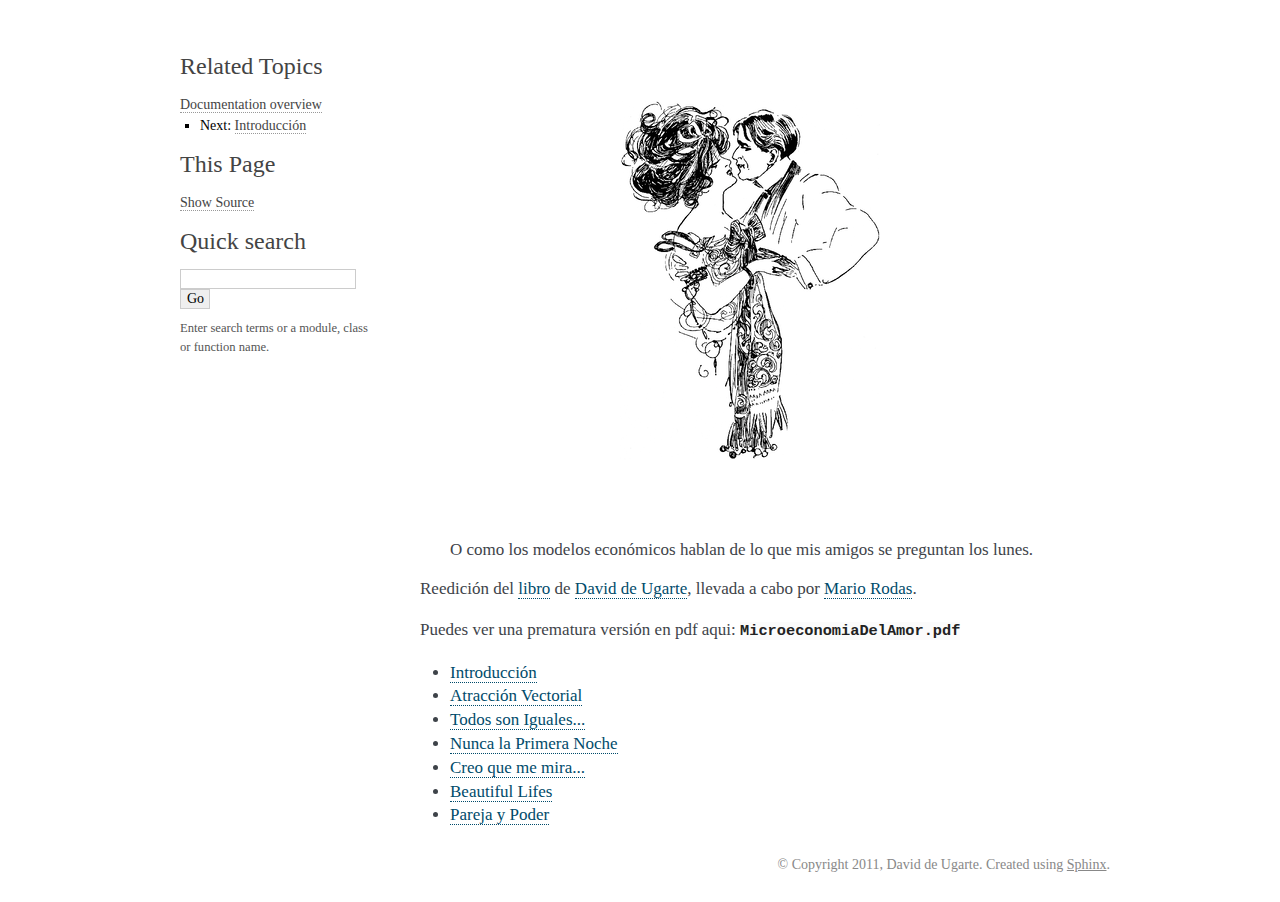
<file: index.html>
<!DOCTYPE html PUBLIC "-//W3C//DTD XHTML 1.0 Transitional//EN"
  "http://www.w3.org/TR/xhtml1/DTD/xhtml1-transitional.dtd">


<html xmlns="http://www.w3.org/1999/xhtml">
  <head>
    <meta http-equiv="Content-Type" content="text/html; charset=utf-8" />
    
    <title>Microeconomía del Amor &mdash; Microeconomía del Amor</title>
    
    <link rel="stylesheet" href="_static/flasky.css" type="text/css" />
    <link rel="stylesheet" href="_static/pygments.css" type="text/css" />
    
    <script type="text/javascript">
      var DOCUMENTATION_OPTIONS = {
        URL_ROOT:    '',
        VERSION:     '1.0',
        COLLAPSE_INDEX: false,
        FILE_SUFFIX: '.html',
        HAS_SOURCE:  true
      };
    </script>
    <script type="text/javascript" src="_static/jquery.js"></script>
    <script type="text/javascript" src="_static/underscore.js"></script>
    <script type="text/javascript" src="_static/doctools.js"></script>
    <script type="text/javascript" src="http://cdn.mathjax.org/mathjax/latest/MathJax.js?config=TeX-AMS-MML_HTMLorMML"></script>
    <link rel="top" title="Microeconomía del Amor" href="#" />
    <link rel="next" title="Introducción" href="introduccion.html" />
   
  
  <link media="only screen and (max-device-width: 480px)" href="_static/small_flask.css" type= "text/css" rel="stylesheet" />

  </head>
  <body>
  
  
  <div class=indexwrapper>
  

    <div class="related">
      <h3>Navigation</h3>
      <ul>
        <li class="right" style="margin-right: 10px">
          <a href="genindex.html" title="General Index"
             accesskey="I">index</a></li>
        <li class="right" >
          <a href="introduccion.html" title="Introducción"
             accesskey="N">next</a> |</li>
        <li><a href="#">Microeconomía del Amor</a> &raquo;</li> 
      </ul>
    </div>  

    <div class="document">
      <div class="documentwrapper">
        <div class="bodywrapper">
          <div class="body">
            
  <div class="section" id="microeconomia-del-amor">
<h1>Microeconomía del Amor<a class="headerlink" href="#microeconomia-del-amor" title="Permalink to this headline">¶</a></h1>
<blockquote>
<div>O como los modelos económicos hablan de lo que mis amigos se preguntan los lunes.</div></blockquote>
<p>Reedición del <a class="reference external" href="http://deugarte.com/gomi/documentos/Microeconomia_del_Amor.pdf">libro</a> de <a class="reference external" href="http://deugarte.com/">David de Ugarte</a>, llevada a cabo por <a class="reference external" href="http://marsam.github.com/">Mario Rodas</a>.</p>
<p>Puedes ver una prematura versión en pdf aqui: <a class="reference download internal" href="_downloads/MicroeconomiaDelAmor.pdf"><tt class="xref download docutils literal"><span class="pre">MicroeconomiaDelAmor.pdf</span></tt></a></p>
<div class="toctree-wrapper compound">
<ul>
<li class="toctree-l1"><a class="reference internal" href="introduccion.html">Introducción</a></li>
<li class="toctree-l1"><a class="reference internal" href="I.html">Atracción Vectorial</a></li>
<li class="toctree-l1"><a class="reference internal" href="II.html">Todos son Iguales...</a></li>
<li class="toctree-l1"><a class="reference internal" href="III.html">Nunca la Primera Noche</a></li>
<li class="toctree-l1"><a class="reference internal" href="IV.html">Creo que me mira...</a></li>
<li class="toctree-l1"><a class="reference internal" href="V.html">Beautiful Lifes</a></li>
<li class="toctree-l1"><a class="reference internal" href="VI.html">Pareja y Poder</a></li>
</ul>
</div>
</div>


          </div>
        </div>
      </div>
      <div class="sphinxsidebar">
        <div class="sphinxsidebarwrapper"><h3>Related Topics</h3>
<ul>
  <li><a href="#">Documentation overview</a><ul>
      <li>Next: <a href="introduccion.html" title="next chapter">Introducción</a></li>
  </ul></li>
</ul>
  <h3>This Page</h3>
  <ul class="this-page-menu">
    <li><a href="_sources/index.txt"
           rel="nofollow">Show Source</a></li>
  </ul>
<div id="searchbox" style="display: none">
  <h3>Quick search</h3>
    <form class="search" action="search.html" method="get">
      <input type="text" name="q" />
      <input type="submit" value="Go" />
      <input type="hidden" name="check_keywords" value="yes" />
      <input type="hidden" name="area" value="default" />
    </form>
    <p class="searchtip" style="font-size: 90%">
    Enter search terms or a module, class or function name.
    </p>
</div>
<script type="text/javascript">$('#searchbox').show(0);</script>
        </div>
      </div>
      <div class="clearer"></div>
    </div>
  <div class="footer">
    &copy; Copyright 2011, David de Ugarte.
    Created using <a href="http://sphinx.pocoo.org/">Sphinx</a>.
  </div>
  
  </div>
  
  </body>
</html>
</file>
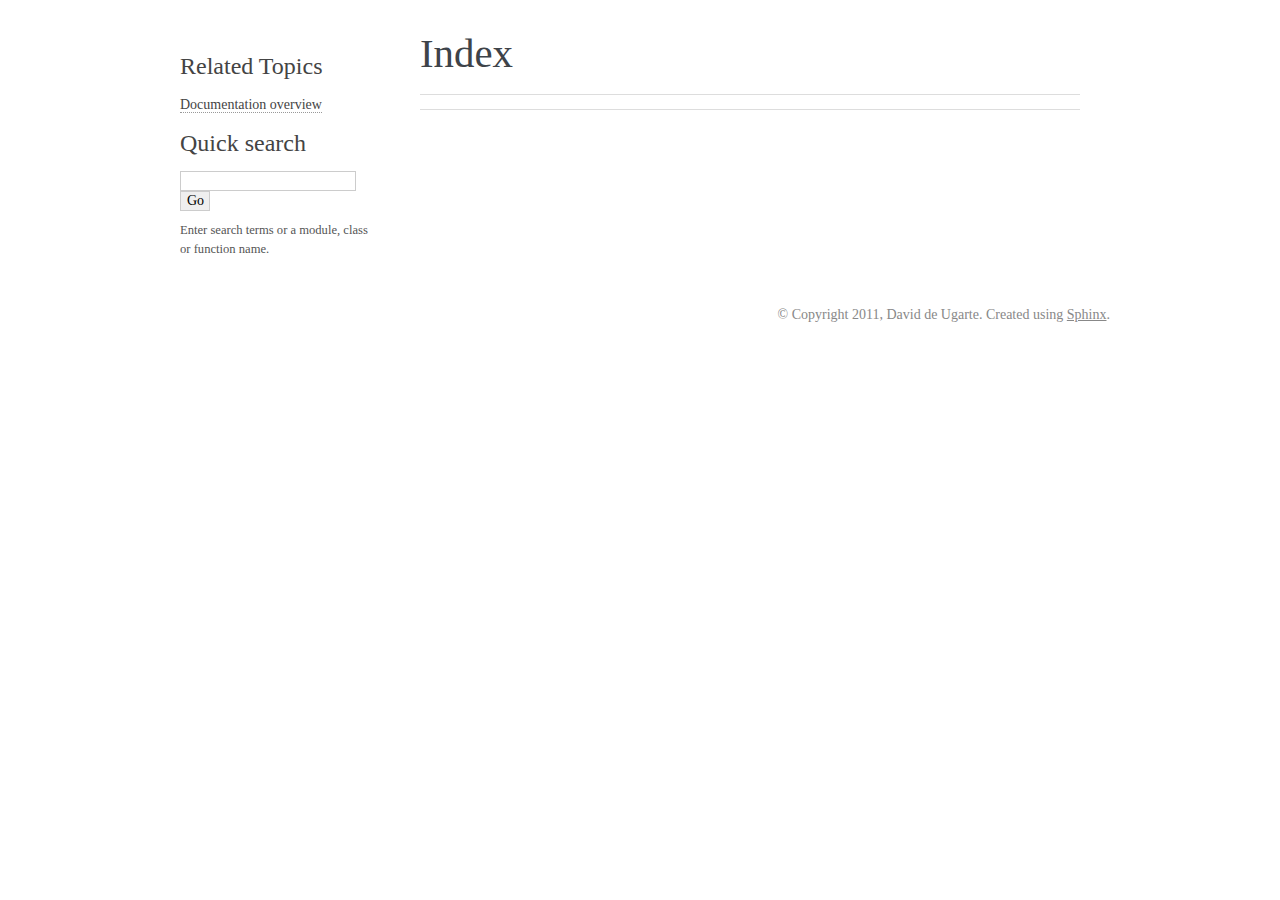
<file: genindex.html>
<!DOCTYPE html PUBLIC "-//W3C//DTD XHTML 1.0 Transitional//EN"
  "http://www.w3.org/TR/xhtml1/DTD/xhtml1-transitional.dtd">


<html xmlns="http://www.w3.org/1999/xhtml">
  <head>
    <meta http-equiv="Content-Type" content="text/html; charset=utf-8" />
    
    <title>Index &mdash; Microeconomía del Amor</title>
    
    <link rel="stylesheet" href="_static/flasky.css" type="text/css" />
    <link rel="stylesheet" href="_static/pygments.css" type="text/css" />
    
    <script type="text/javascript">
      var DOCUMENTATION_OPTIONS = {
        URL_ROOT:    '',
        VERSION:     '1.0',
        COLLAPSE_INDEX: false,
        FILE_SUFFIX: '.html',
        HAS_SOURCE:  true
      };
    </script>
    <script type="text/javascript" src="_static/jquery.js"></script>
    <script type="text/javascript" src="_static/underscore.js"></script>
    <script type="text/javascript" src="_static/doctools.js"></script>
    <script type="text/javascript" src="http://cdn.mathjax.org/mathjax/latest/MathJax.js?config=TeX-AMS-MML_HTMLorMML"></script>
    <link rel="top" title="Microeconomía del Amor" href="index.html" />
   
  
  <link media="only screen and (max-device-width: 480px)" href="_static/small_flask.css" type= "text/css" rel="stylesheet" />

  </head>
  <body>
  
  

    <div class="related">
      <h3>Navigation</h3>
      <ul>
        <li class="right" style="margin-right: 10px">
          <a href="#" title="General Index"
             accesskey="I">index</a></li>
        <li><a href="index.html">Microeconomía del Amor</a> &raquo;</li> 
      </ul>
    </div>  

    <div class="document">
      <div class="documentwrapper">
        <div class="bodywrapper">
          <div class="body">
            

<h1 id="index">Index</h1>

<div class="genindex-jumpbox">
 
</div>


          </div>
        </div>
      </div>
      <div class="sphinxsidebar">
        <div class="sphinxsidebarwrapper">

   <h3>Related Topics</h3>
<ul>
  <li><a href="index.html">Documentation overview</a><ul>
  </ul></li>
</ul>

<div id="searchbox" style="display: none">
  <h3>Quick search</h3>
    <form class="search" action="search.html" method="get">
      <input type="text" name="q" />
      <input type="submit" value="Go" />
      <input type="hidden" name="check_keywords" value="yes" />
      <input type="hidden" name="area" value="default" />
    </form>
    <p class="searchtip" style="font-size: 90%">
    Enter search terms or a module, class or function name.
    </p>
</div>
<script type="text/javascript">$('#searchbox').show(0);</script>
        </div>
      </div>
      <div class="clearer"></div>
    </div>
  <div class="footer">
    &copy; Copyright 2011, David de Ugarte.
    Created using <a href="http://sphinx.pocoo.org/">Sphinx</a>.
  </div>
  
  </body>
</html>
</file>
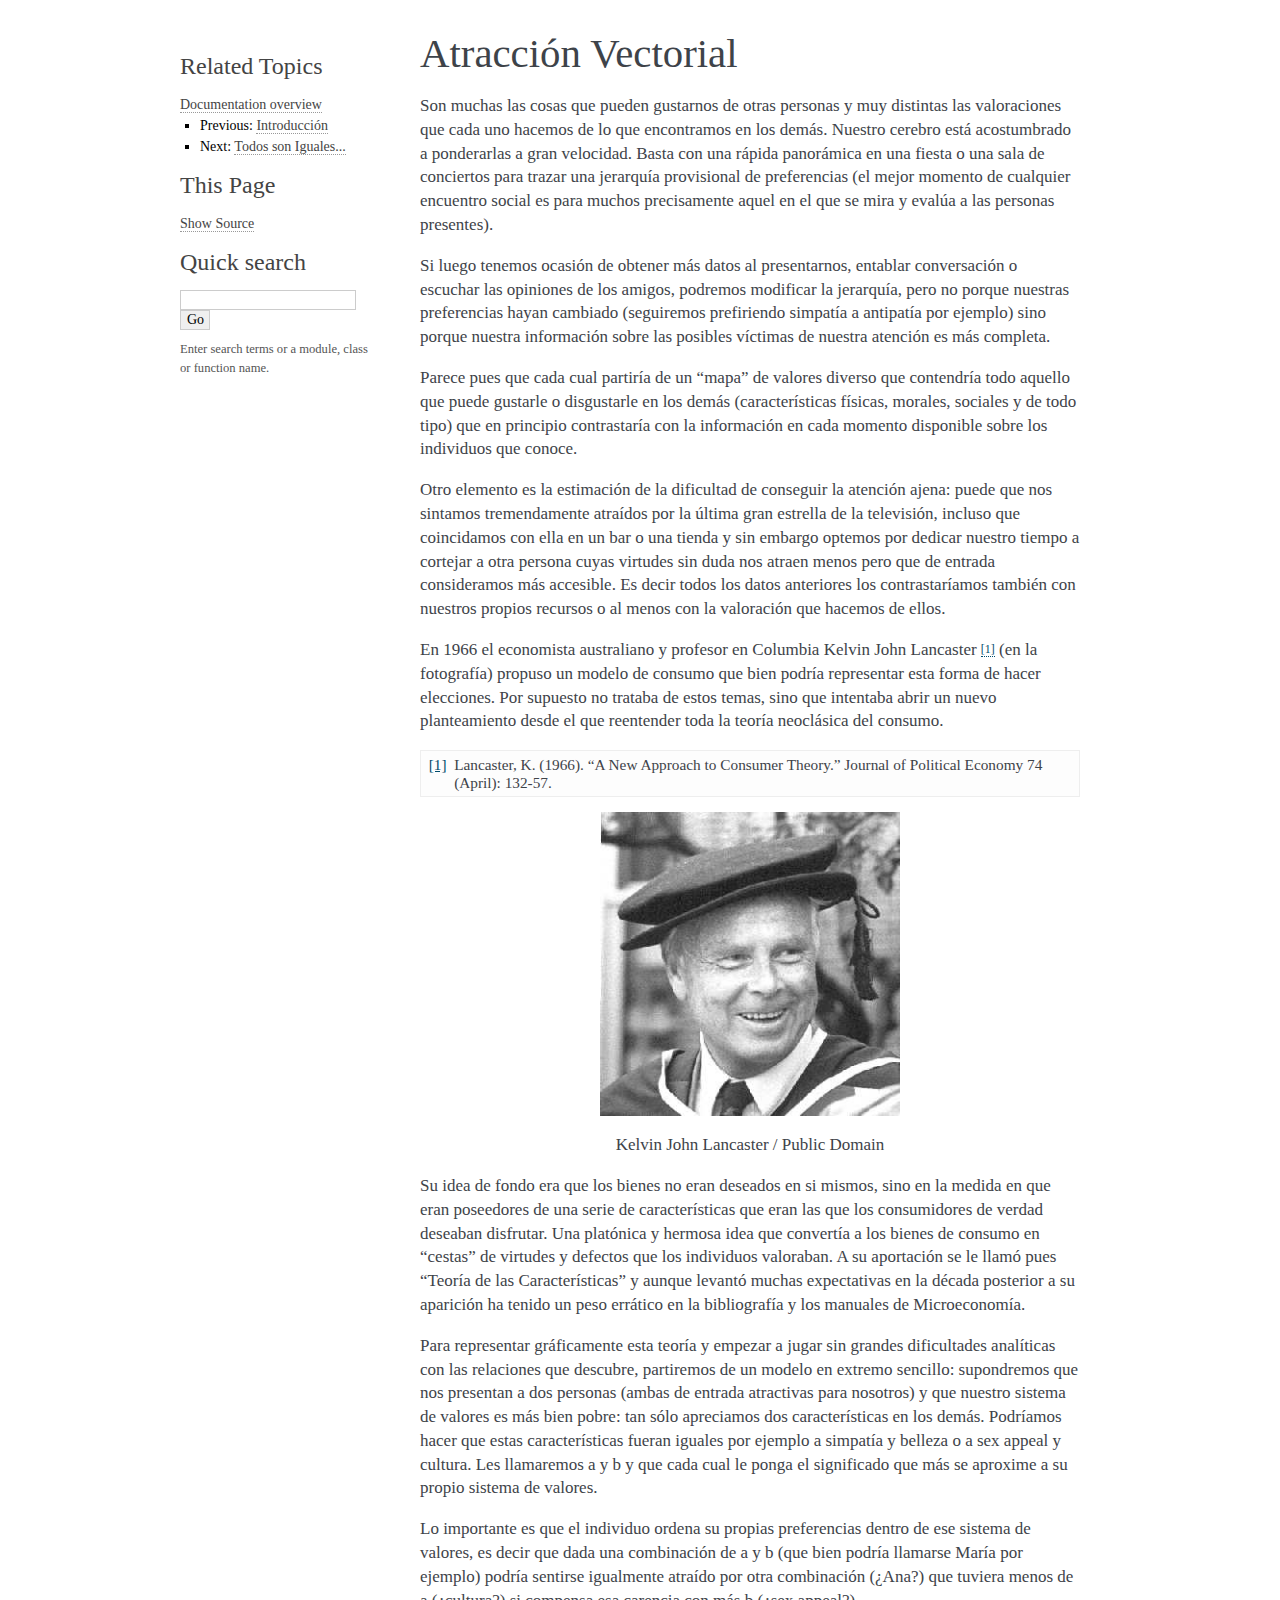
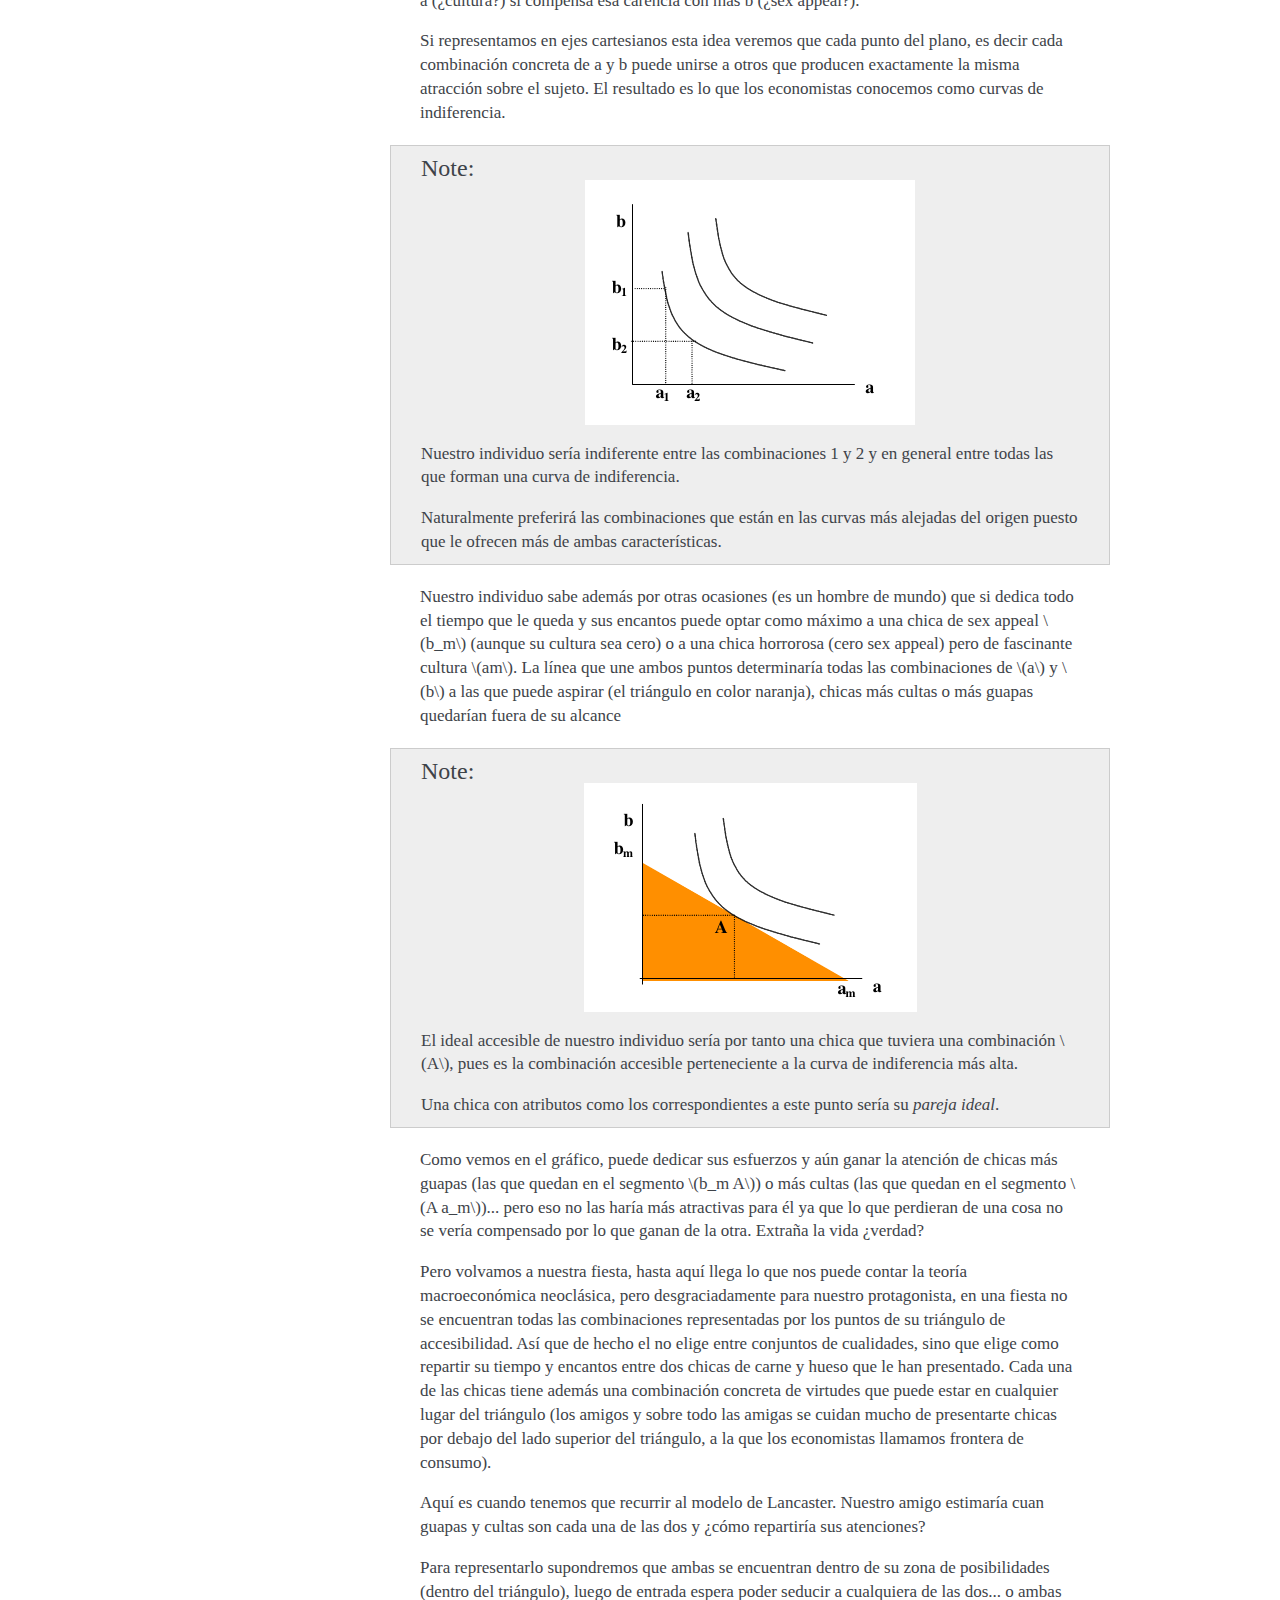
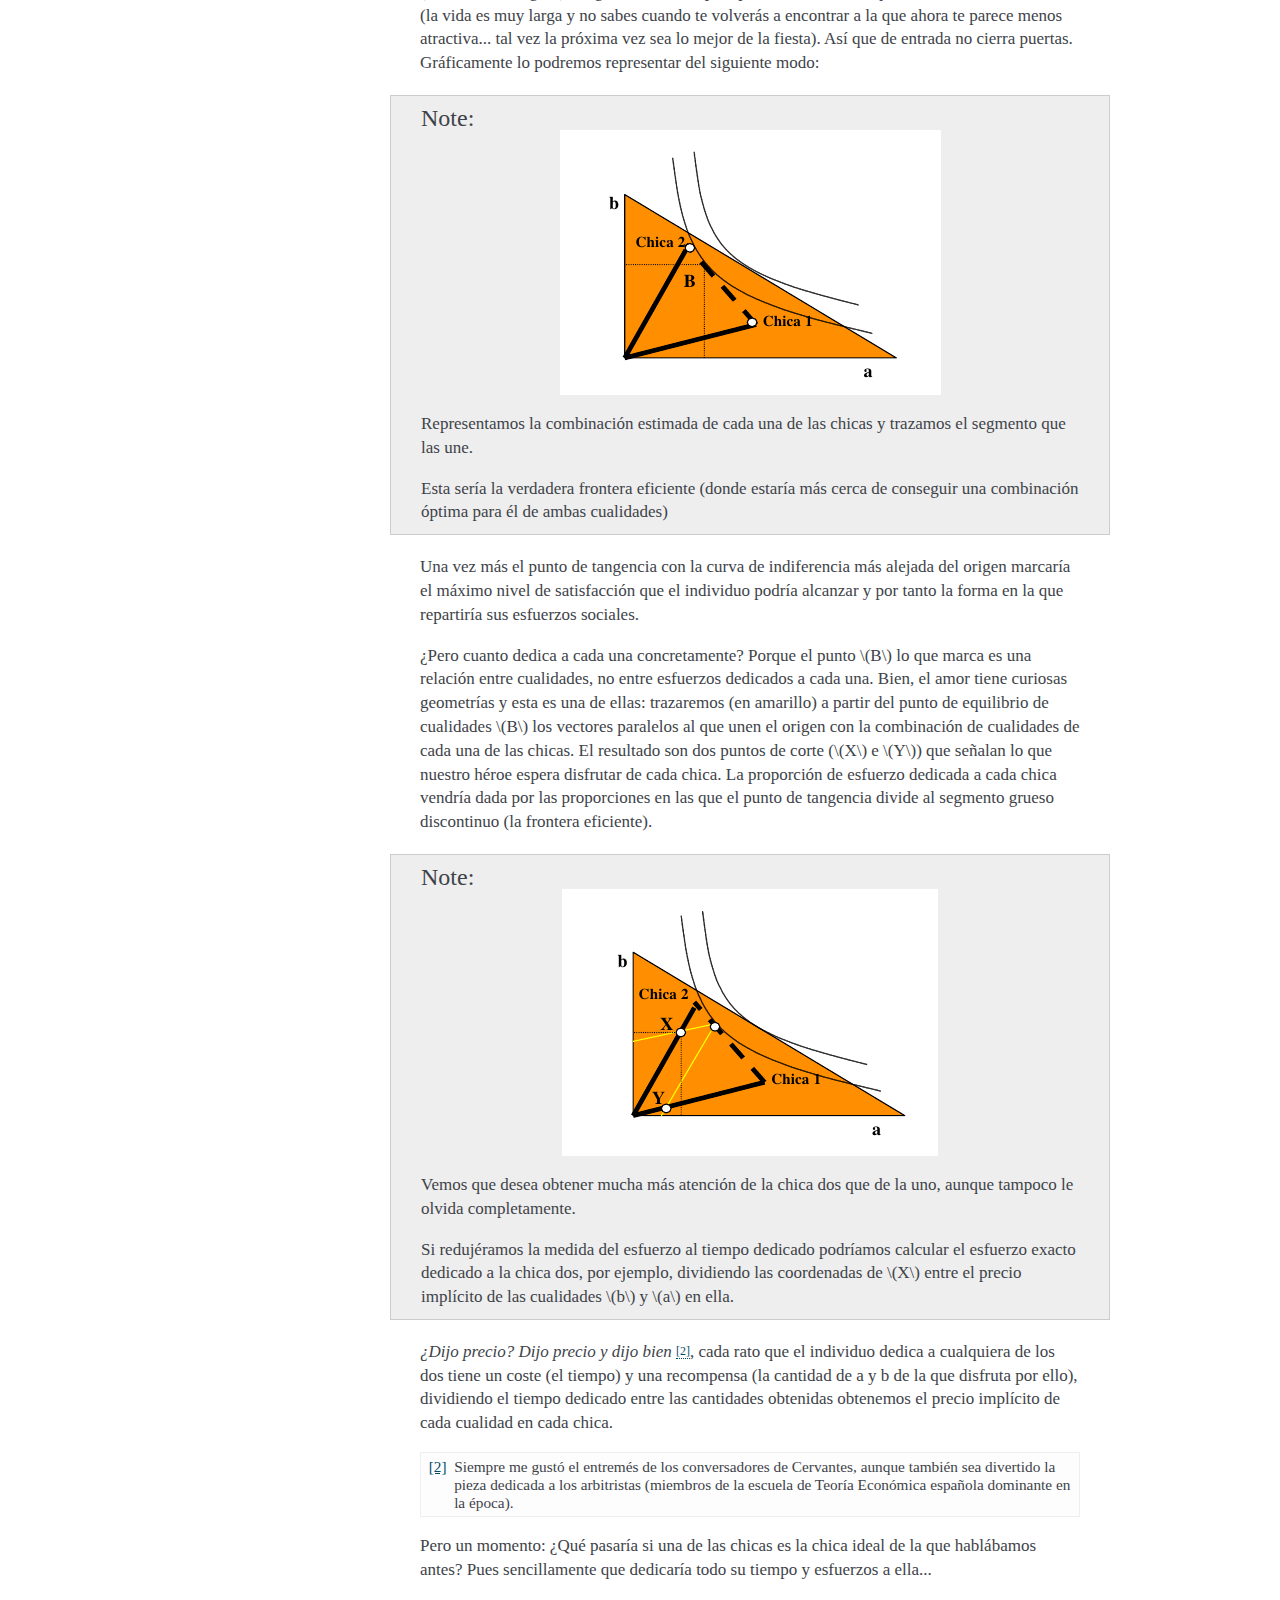
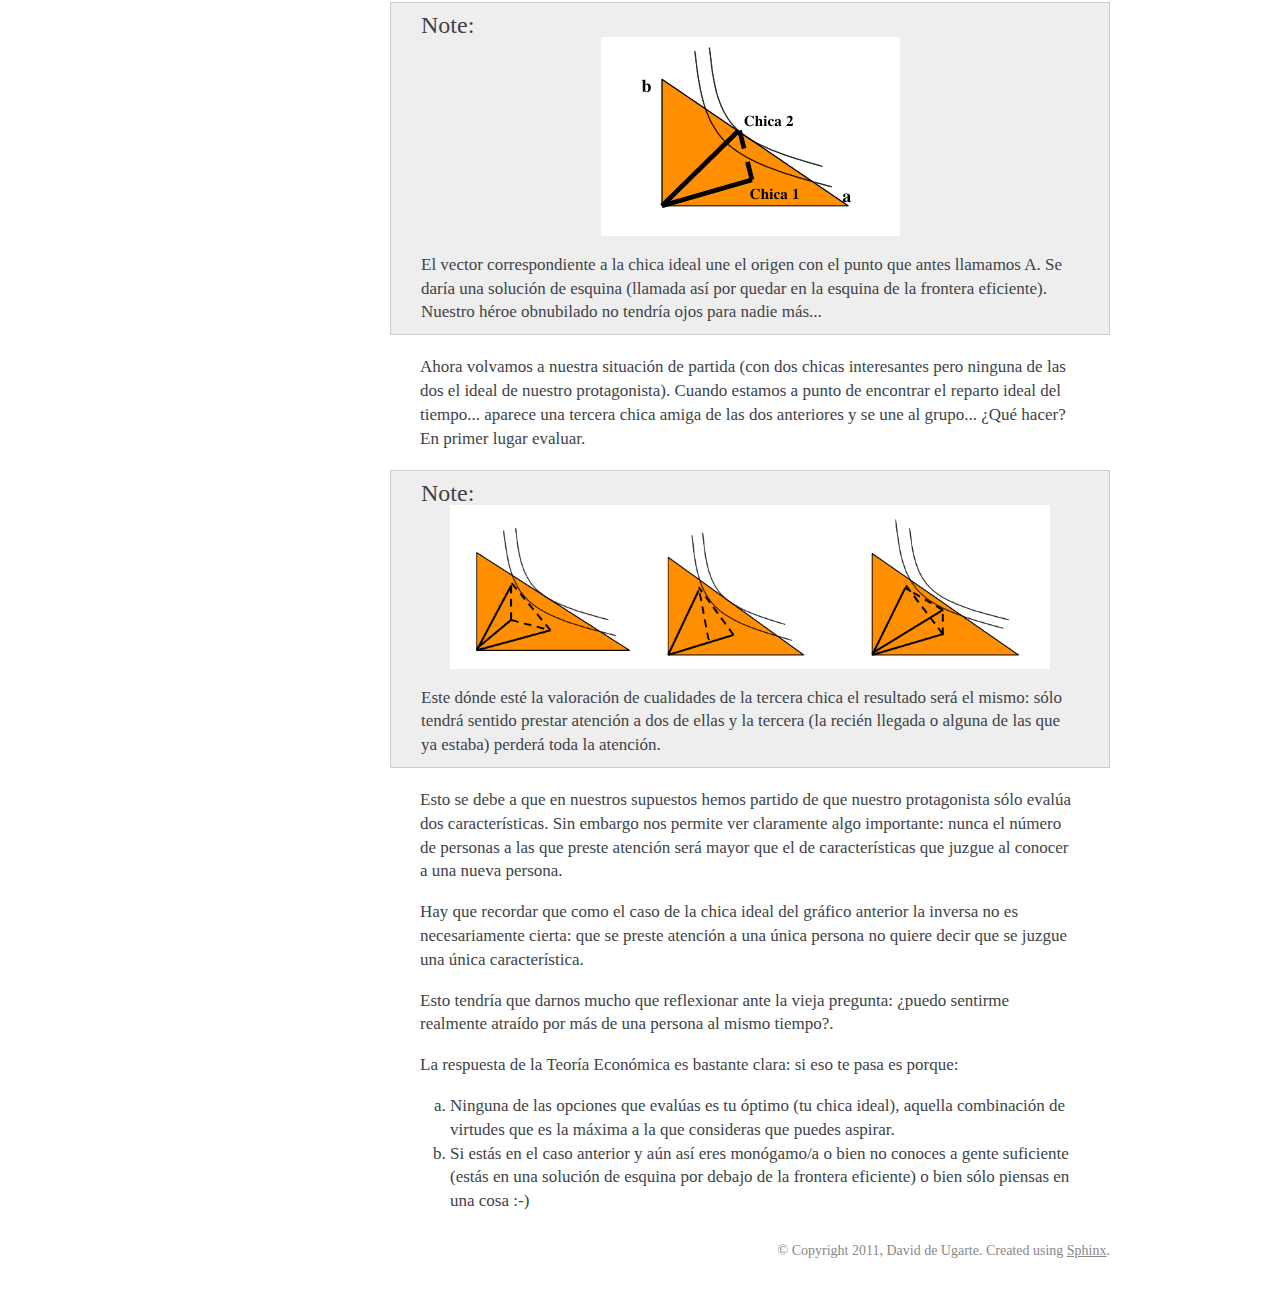
<file: I.html>
<!DOCTYPE html PUBLIC "-//W3C//DTD XHTML 1.0 Transitional//EN"
  "http://www.w3.org/TR/xhtml1/DTD/xhtml1-transitional.dtd">


<html xmlns="http://www.w3.org/1999/xhtml">
  <head>
    <meta http-equiv="Content-Type" content="text/html; charset=utf-8" />
    
    <title>Atracción Vectorial &mdash; Microeconomía del Amor</title>
    
    <link rel="stylesheet" href="_static/flasky.css" type="text/css" />
    <link rel="stylesheet" href="_static/pygments.css" type="text/css" />
    
    <script type="text/javascript">
      var DOCUMENTATION_OPTIONS = {
        URL_ROOT:    '',
        VERSION:     '1.0',
        COLLAPSE_INDEX: false,
        FILE_SUFFIX: '.html',
        HAS_SOURCE:  true
      };
    </script>
    <script type="text/javascript" src="_static/jquery.js"></script>
    <script type="text/javascript" src="_static/underscore.js"></script>
    <script type="text/javascript" src="_static/doctools.js"></script>
    <script type="text/javascript" src="http://cdn.mathjax.org/mathjax/latest/MathJax.js?config=TeX-AMS-MML_HTMLorMML"></script>
    <link rel="top" title="Microeconomía del Amor" href="index.html" />
    <link rel="next" title="Todos son Iguales..." href="II.html" />
    <link rel="prev" title="Introducción" href="introduccion.html" />
   
  
  <link media="only screen and (max-device-width: 480px)" href="_static/small_flask.css" type= "text/css" rel="stylesheet" />

  </head>
  <body>
  
  

    <div class="related">
      <h3>Navigation</h3>
      <ul>
        <li class="right" style="margin-right: 10px">
          <a href="genindex.html" title="General Index"
             accesskey="I">index</a></li>
        <li class="right" >
          <a href="II.html" title="Todos son Iguales..."
             accesskey="N">next</a> |</li>
        <li class="right" >
          <a href="introduccion.html" title="Introducción"
             accesskey="P">previous</a> |</li>
        <li><a href="index.html">Microeconomía del Amor</a> &raquo;</li> 
      </ul>
    </div>  

    <div class="document">
      <div class="documentwrapper">
        <div class="bodywrapper">
          <div class="body">
            
  <div class="section" id="atraccion-vectorial">
<h1>Atracción Vectorial<a class="headerlink" href="#atraccion-vectorial" title="Permalink to this headline">¶</a></h1>
<p>Son muchas las cosas que pueden gustarnos de otras personas y muy distintas las
valoraciones que cada uno hacemos de lo que encontramos en los demás. Nuestro
cerebro está acostumbrado a ponderarlas a gran velocidad. Basta con una rápida
panorámica en una fiesta o una sala de conciertos para trazar una jerarquía
provisional de preferencias (el mejor momento de cualquier encuentro social es
para muchos precisamente aquel en el que se mira y evalúa a las personas
presentes).</p>
<p>Si luego tenemos ocasión de obtener más datos al presentarnos, entablar
conversación o escuchar las opiniones de los amigos, podremos modificar la
jerarquía, pero no porque nuestras preferencias hayan cambiado (seguiremos
prefiriendo simpatía a antipatía por ejemplo) sino porque nuestra información
sobre las posibles víctimas de nuestra atención es más completa.</p>
<p>Parece pues que cada cual partiría de un “mapa” de valores diverso que
contendría todo aquello que puede gustarle o disgustarle en los demás
(características físicas, morales, sociales y de todo tipo) que en principio
contrastaría con la información en cada momento disponible sobre los individuos
que conoce.</p>
<p>Otro elemento es la estimación de la dificultad de conseguir la atención ajena:
puede que nos sintamos tremendamente atraídos por la última gran estrella de la
televisión, incluso que coincidamos con ella en un bar o una tienda y sin
embargo optemos por dedicar nuestro tiempo a cortejar a otra persona cuyas
virtudes sin duda nos atraen menos pero que de entrada consideramos más
accesible. Es decir todos los datos anteriores los contrastaríamos también con
nuestros propios recursos o al menos con la valoración que hacemos de ellos.</p>
<p>En 1966 el economista australiano y profesor en Columbia Kelvin John Lancaster
<a class="footnote-reference" href="#id2" id="id1">[1]</a> (en la fotografía) propuso un modelo de consumo que bien podría
representar esta forma de hacer elecciones. Por supuesto no trataba de estos
temas, sino que intentaba abrir un nuevo planteamiento desde el que reentender
toda la teoría neoclásica del consumo.</p>
<table class="docutils footnote" frame="void" id="id2" rules="none">
<colgroup><col class="label" /><col /></colgroup>
<tbody valign="top">
<tr><td class="label"><a class="fn-backref" href="#id1">[1]</a></td><td>Lancaster, K. (1966). &#8220;A New Approach to Consumer Theory.&#8221; Journal of
Political Economy 74 (April): 132-57.</td></tr>
</tbody>
</table>
<div class="figure align-center">
<img alt="_images/lancaster.jpg" src="_images/lancaster.jpg" style="width: 225pt;" />
<p class="caption">Kelvin John Lancaster / Public Domain</p>
</div>
<p>Su idea de fondo era que los bienes no eran deseados en si
mismos, sino en la medida en que eran poseedores de una
serie de características que eran las que los consumidores de verdad deseaban disfrutar.
Una platónica y hermosa idea que convertía a los bienes de consumo en &#8220;cestas&#8221; de
virtudes y defectos que los individuos valoraban. A su aportación se le llamó pues
&#8220;Teoría de las Características&#8221; y aunque levantó muchas expectativas en la década
posterior a su aparición ha tenido un peso errático en la bibliografía y los manuales de
Microeconomía.</p>
<p>Para representar gráficamente esta teoría y empezar a jugar sin grandes dificultades
analíticas con las relaciones que descubre, partiremos de un modelo en extremo
sencillo: supondremos que nos presentan a dos personas (ambas de entrada atractivas
para nosotros) y que nuestro sistema de valores es más bien pobre: tan sólo apreciamos
dos características en los demás. Podríamos hacer que estas características fueran
iguales por ejemplo a simpatía y belleza o a sex appeal y cultura. Les llamaremos a y b
y que cada cual le ponga el significado que más se aproxime a su propio sistema de
valores.</p>
<p>Lo importante es que el individuo ordena su propias preferencias dentro de ese sistema
de valores, es decir que dada una combinación de a y b (que bien podría llamarse María
por ejemplo) podría sentirse igualmente atraído por otra combinación (¿Ana?) que
tuviera menos de a (¿cultura?) si compensa esa carencia con más b (¿sex appeal?).</p>
<p>Si representamos en ejes cartesianos esta idea veremos que cada punto del plano, es
decir cada combinación concreta de a y b puede unirse a otros que producen
exactamente la misma atracción sobre el sujeto. El resultado es lo que los economistas
conocemos como curvas de indiferencia.</p>
<div class="admonition note">
<p class="first admonition-title">Note</p>
<img alt="_images/curva_indi.png" class="align-center" src="_images/curva_indi.png" />
<p>Nuestro individuo sería indiferente entre las combinaciones 1 y 2 y en
general entre todas las que forman una curva de indiferencia.</p>
<p class="last">Naturalmente preferirá las combinaciones que están en las curvas más
alejadas del origen puesto que le ofrecen más de ambas características.</p>
</div>
<p>Nuestro individuo sabe además por otras ocasiones (es un hombre de mundo) que
si dedica todo el tiempo que le queda y sus encantos puede optar como máximo a
una chica de sex appeal <span class="math">\(b_m\)</span>  (aunque su cultura sea cero) o a una chica horrorosa
(cero sex appeal) pero de fascinante cultura <span class="math">\(am\)</span>. La línea que une ambos puntos
determinaría todas las combinaciones de <span class="math">\(a\)</span> y <span class="math">\(b\)</span> a las que puede aspirar (el
triángulo en color naranja), chicas más cultas o más guapas quedarían fuera de
su alcance</p>
<div class="admonition note">
<p class="first admonition-title">Note</p>
<img alt="_images/curva_indi2.png" class="align-center" src="_images/curva_indi2.png" />
<p>El ideal accesible de nuestro individuo sería por tanto una chica que
tuviera una combinación <span class="math">\(A\)</span>, pues es la combinación accesible perteneciente a
la curva de indiferencia más alta.</p>
<p class="last">Una chica con atributos como los correspondientes a este punto sería su
<em>pareja ideal</em>.</p>
</div>
<p>Como vemos en el gráfico, puede dedicar sus esfuerzos y aún ganar la atención de
chicas más guapas (las que quedan en el segmento <span class="math">\(b_m A\)</span>) o más cultas (las que quedan
en el segmento <span class="math">\(A a_m\)</span>)... pero eso no las haría más atractivas para él ya que lo que
perdieran de una cosa no se vería compensado por lo que ganan de la otra. Extraña la
vida ¿verdad?</p>
<p>Pero volvamos a nuestra fiesta, hasta aquí llega lo que nos puede contar la teoría
macroeconómica neoclásica, pero desgraciadamente para nuestro protagonista, en una
fiesta no se encuentran todas las combinaciones representadas por los puntos de su
triángulo de accesibilidad. Así que de hecho el no elige entre conjuntos de cualidades,
sino que elige como repartir su tiempo y encantos entre dos chicas de carne y hueso que
le han presentado. Cada una de las chicas tiene además una combinación concreta de
virtudes que puede estar en cualquier lugar del triángulo (los amigos y sobre todo las
amigas se cuidan mucho de presentarte chicas por debajo del lado superior del triángulo,
a la que los economistas llamamos frontera de consumo).</p>
<p>Aquí es cuando tenemos que recurrir al modelo de Lancaster. Nuestro amigo estimaría
cuan guapas y cultas son cada una de las dos y ¿cómo repartiría sus atenciones?</p>
<p>Para representarlo supondremos que ambas se encuentran dentro de su zona de
posibilidades (dentro del triángulo), luego de entrada espera poder seducir a cualquiera
de las dos... o ambas (la vida es muy larga y no sabes cuando te volverás a encontrar a la
que ahora te parece menos atractiva... tal vez la próxima vez sea lo mejor de la fiesta).
Así que de entrada no cierra puertas. Gráficamente lo podremos representar del
siguiente modo:</p>
<div class="admonition note">
<p class="first admonition-title">Note</p>
<img alt="_images/curva_indi3.png" class="align-center" src="_images/curva_indi3.png" />
<p>Representamos la combinación estimada de cada una de las chicas y trazamos
el segmento que las une.</p>
<p class="last">Esta sería la verdadera frontera eficiente (donde estaría más cerca de
conseguir una combinación óptima para él de ambas cualidades)</p>
</div>
<p>Una vez más el punto de tangencia con la curva de indiferencia más alejada del origen
marcaría el máximo nivel de satisfacción que el individuo podría alcanzar y por tanto la
forma en la que repartiría sus esfuerzos sociales.</p>
<p>¿Pero cuanto dedica a cada una concretamente? Porque el punto <span class="math">\(B\)</span> lo que marca es una
relación entre cualidades, no entre esfuerzos dedicados a cada una. Bien, el amor tiene
curiosas geometrías y esta es una de ellas: trazaremos (en amarillo) a partir del punto de
equilibrio de cualidades <span class="math">\(B\)</span> los vectores paralelos al que unen el origen con la
combinación de cualidades de cada una de las chicas. El resultado son dos puntos de
corte (<span class="math">\(X\)</span> e <span class="math">\(Y\)</span>) que señalan lo que nuestro héroe espera disfrutar de cada chica. La
proporción de esfuerzo dedicada a cada chica vendría dada por las proporciones en las
que el punto de tangencia divide al segmento grueso discontinuo (la frontera eficiente).</p>
<div class="admonition note">
<p class="first admonition-title">Note</p>
<img alt="_images/curva_indi4.png" class="align-center" src="_images/curva_indi4.png" />
<p>Vemos que desea obtener mucha más atención de la chica dos que de la uno,
aunque tampoco le olvida completamente.</p>
<p class="last">Si redujéramos la medida del esfuerzo al tiempo dedicado podríamos calcular
el esfuerzo exacto dedicado a la chica dos, por ejemplo, dividiendo las
coordenadas de <span class="math">\(X\)</span> entre el precio implícito de las cualidades
<span class="math">\(b\)</span> y <span class="math">\(a\)</span> en ella.</p>
</div>
<p><em>¿Dijo precio? Dijo precio y dijo bien</em> <a class="footnote-reference" href="#id4" id="id3">[2]</a>, cada rato que el individuo dedica a cualquiera de
los dos tiene un coste (el tiempo) y una recompensa (la cantidad de a y b de la que
disfruta por ello), dividiendo el tiempo dedicado entre las cantidades obtenidas
obtenemos el precio implícito de cada cualidad en cada chica.</p>
<table class="docutils footnote" frame="void" id="id4" rules="none">
<colgroup><col class="label" /><col /></colgroup>
<tbody valign="top">
<tr><td class="label"><a class="fn-backref" href="#id3">[2]</a></td><td>Siempre me gustó el entremés de los conversadores de Cervantes, aunque
también sea divertido la pieza dedicada a los arbitristas (miembros de
la escuela de Teoría Económica española dominante en la época).</td></tr>
</tbody>
</table>
<p>Pero un momento: ¿Qué pasaría si una de las chicas es la chica ideal de la que
hablábamos antes? Pues sencillamente que dedicaría todo su tiempo y esfuerzos a ella...</p>
<div class="admonition note">
<p class="first admonition-title">Note</p>
<img alt="_images/curva_indi5.png" class="align-center" src="_images/curva_indi5.png" />
<p class="last">El vector correspondiente a la chica ideal une el origen con el punto que
antes llamamos A. Se daría una solución de esquina (llamada así por quedar
en la esquina de la frontera eficiente).  Nuestro héroe obnubilado no
tendría ojos para nadie más...</p>
</div>
<p>Ahora volvamos a nuestra situación de partida (con dos chicas interesantes pero ninguna
de las dos el ideal de nuestro protagonista). Cuando estamos a punto de encontrar el
reparto ideal del tiempo... aparece una tercera chica amiga de las dos anteriores y se une
al grupo... ¿Qué hacer? En primer lugar evaluar.</p>
<div class="admonition note">
<p class="first admonition-title">Note</p>
<img alt="_images/curva_indi6.png" class="align-center" src="_images/curva_indi6.png" style="width: 600px;" />
<p class="last">Este dónde esté la valoración de cualidades de la tercera chica el
resultado será el mismo: sólo tendrá sentido prestar atención a dos de
ellas y la tercera (la recién llegada o alguna de las que ya estaba)
perderá toda la atención.</p>
</div>
<p>Esto se debe a que en nuestros supuestos hemos partido de que nuestro
protagonista sólo evalúa dos características. Sin embargo nos permite ver
claramente algo importante: nunca el número de personas a las que preste
atención será mayor que el de características que juzgue al conocer a una nueva
persona.</p>
<p>Hay que recordar que como el caso de la chica ideal del gráfico anterior la
inversa no es necesariamente cierta: que se preste atención a una única persona
no quiere decir que se juzgue una única característica.</p>
<p>Esto tendría que darnos mucho que reflexionar ante la vieja pregunta: ¿puedo
sentirme realmente atraído por más de una persona al mismo tiempo?.</p>
<p>La respuesta de la Teoría Económica es bastante clara: si eso te pasa es
porque:</p>
<ol class="loweralpha simple">
<li>Ninguna de las opciones que evalúas es tu óptimo (tu chica ideal), aquella
combinación de virtudes que es la máxima a la que consideras que puedes
aspirar.</li>
<li>Si estás en el caso anterior y aún así eres monógamo/a o bien no conoces a
gente suficiente (estás en una solución de esquina por debajo de la frontera
eficiente) o bien sólo piensas en una cosa :-)</li>
</ol>
</div>


          </div>
        </div>
      </div>
      <div class="sphinxsidebar">
        <div class="sphinxsidebarwrapper"><h3>Related Topics</h3>
<ul>
  <li><a href="index.html">Documentation overview</a><ul>
      <li>Previous: <a href="introduccion.html" title="previous chapter">Introducción</a></li>
      <li>Next: <a href="II.html" title="next chapter">Todos son Iguales...</a></li>
  </ul></li>
</ul>
  <h3>This Page</h3>
  <ul class="this-page-menu">
    <li><a href="_sources/I.txt"
           rel="nofollow">Show Source</a></li>
  </ul>
<div id="searchbox" style="display: none">
  <h3>Quick search</h3>
    <form class="search" action="search.html" method="get">
      <input type="text" name="q" />
      <input type="submit" value="Go" />
      <input type="hidden" name="check_keywords" value="yes" />
      <input type="hidden" name="area" value="default" />
    </form>
    <p class="searchtip" style="font-size: 90%">
    Enter search terms or a module, class or function name.
    </p>
</div>
<script type="text/javascript">$('#searchbox').show(0);</script>
        </div>
      </div>
      <div class="clearer"></div>
    </div>
  <div class="footer">
    &copy; Copyright 2011, David de Ugarte.
    Created using <a href="http://sphinx.pocoo.org/">Sphinx</a>.
  </div>
  
  </body>
</html>
</file>
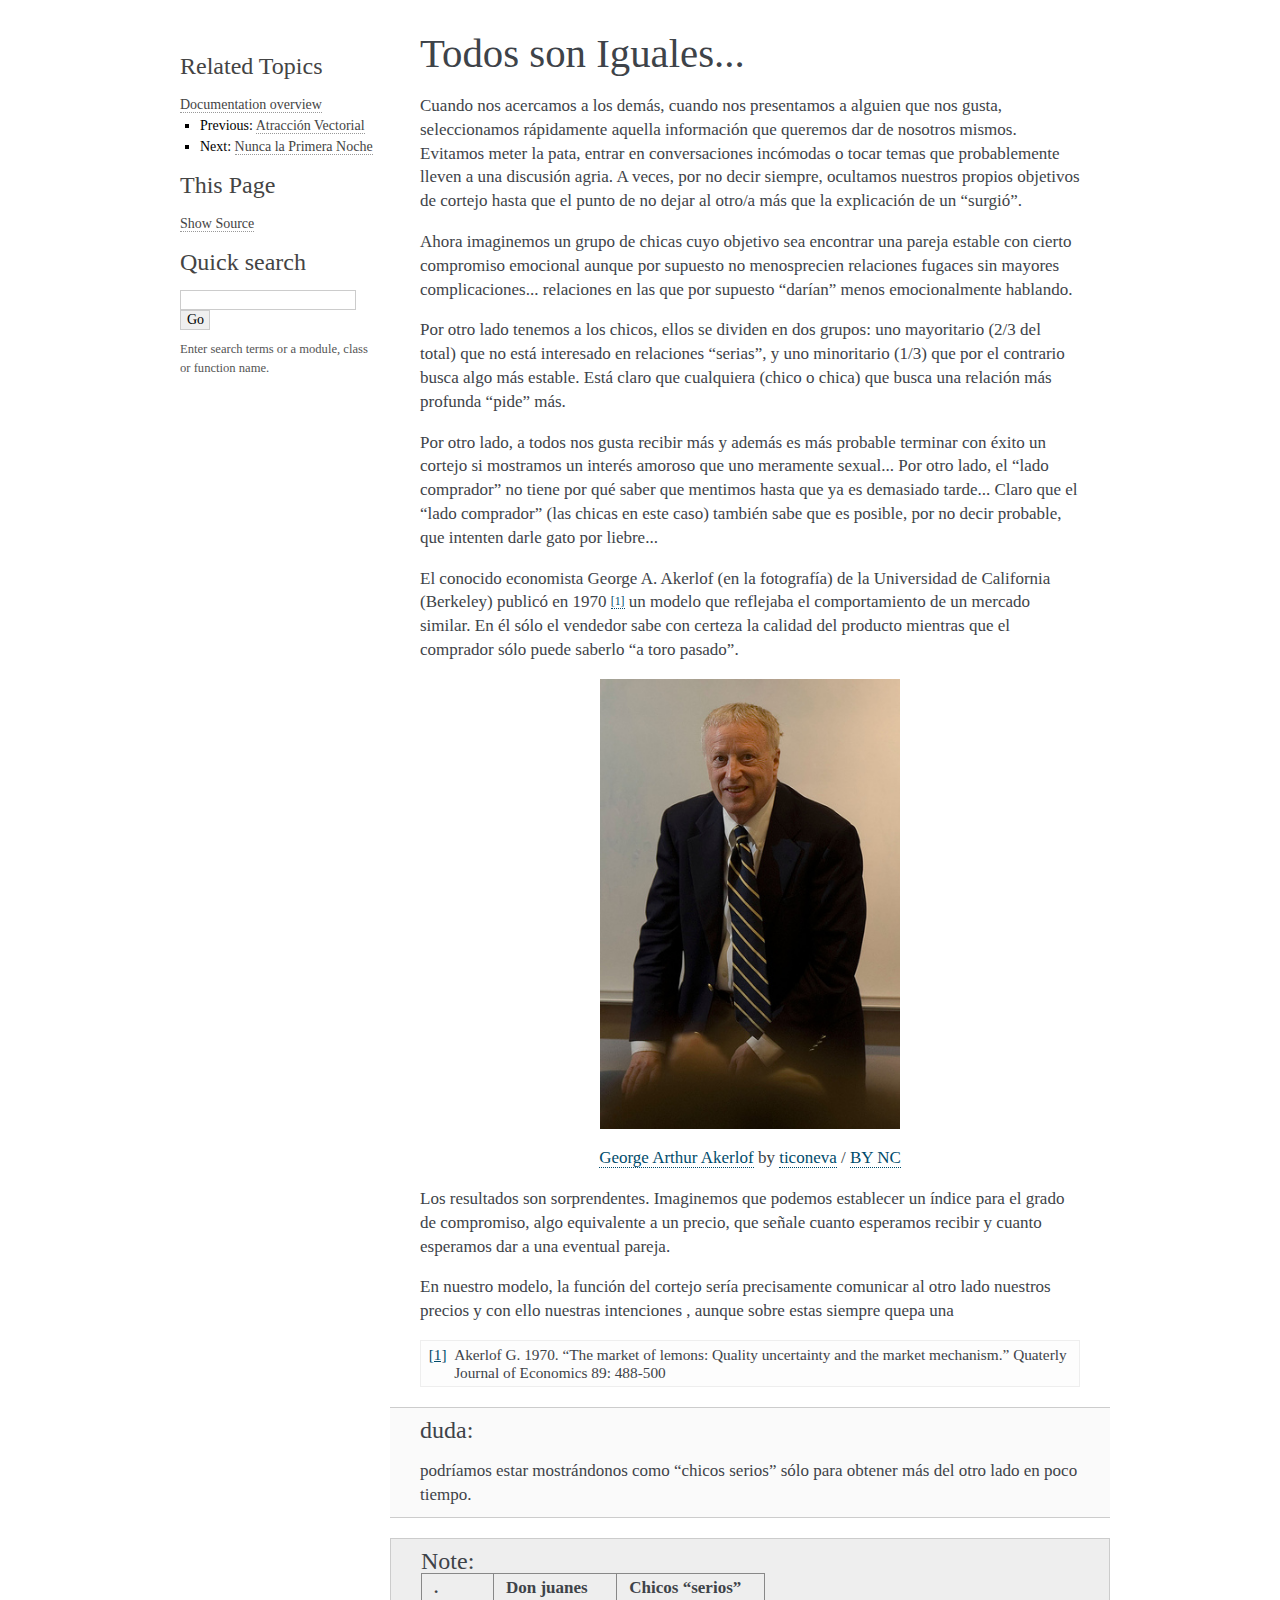
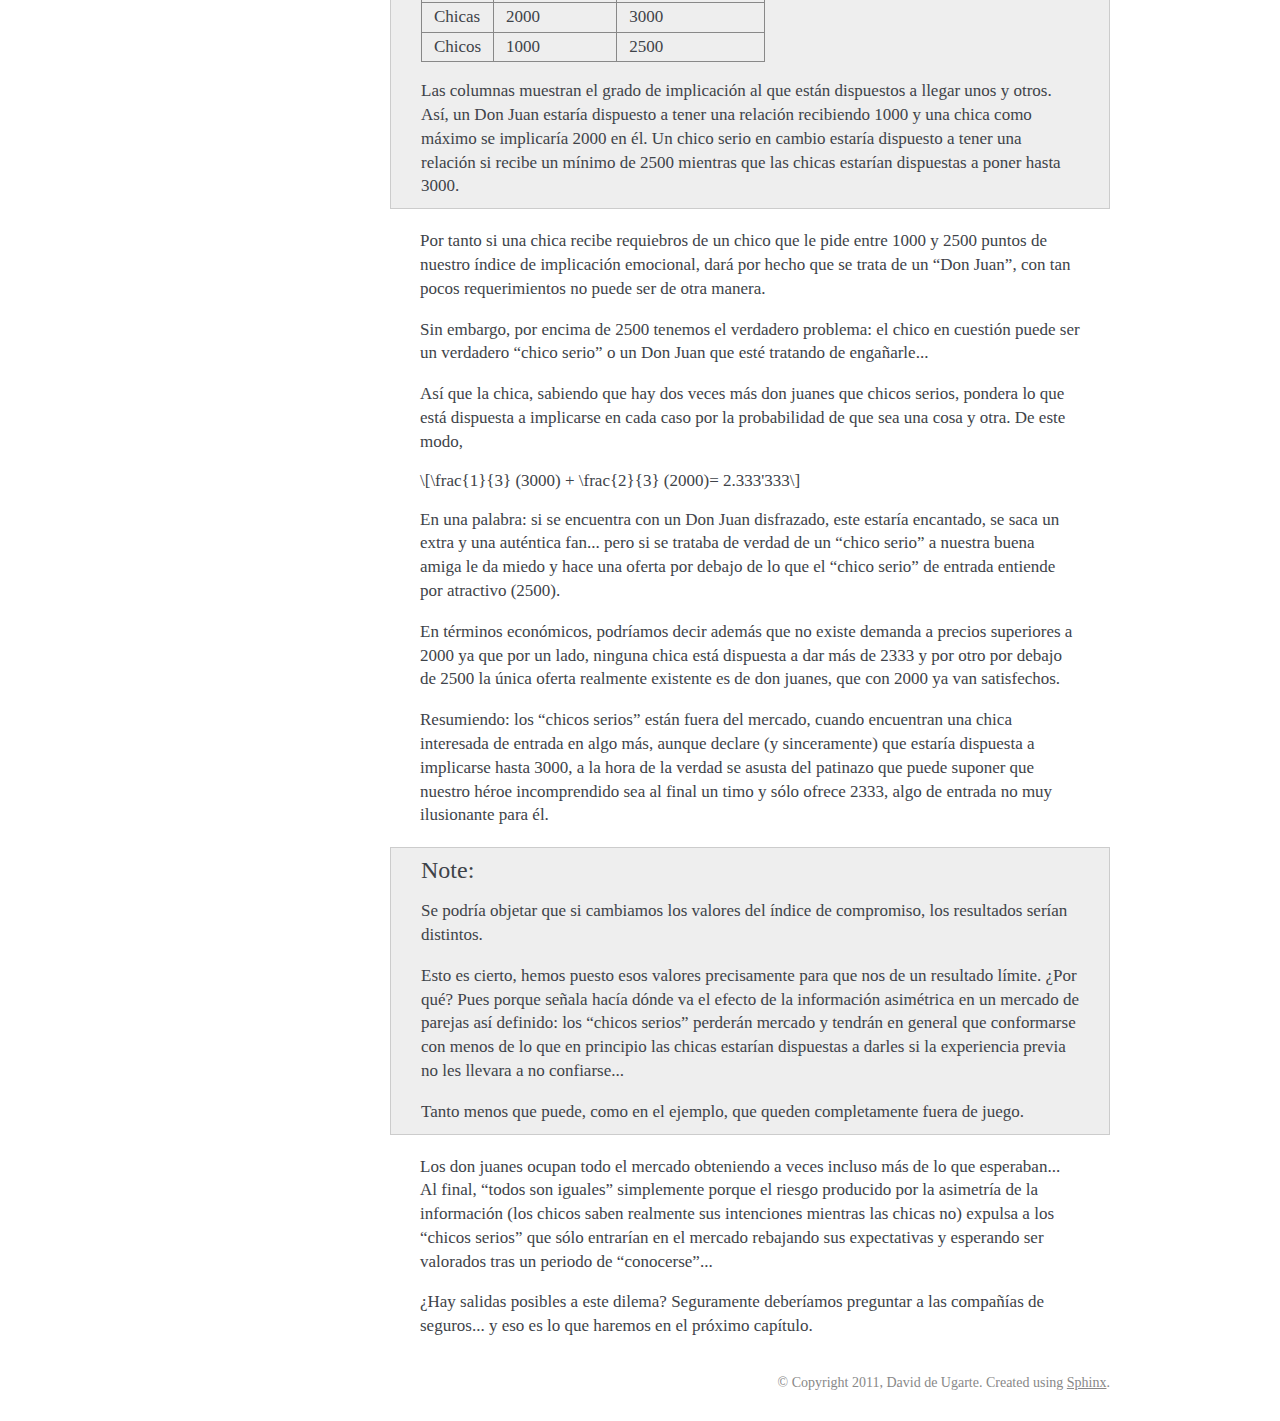
<file: II.html>
<!DOCTYPE html PUBLIC "-//W3C//DTD XHTML 1.0 Transitional//EN"
  "http://www.w3.org/TR/xhtml1/DTD/xhtml1-transitional.dtd">


<html xmlns="http://www.w3.org/1999/xhtml">
  <head>
    <meta http-equiv="Content-Type" content="text/html; charset=utf-8" />
    
    <title>Todos son Iguales... &mdash; Microeconomía del Amor</title>
    
    <link rel="stylesheet" href="_static/flasky.css" type="text/css" />
    <link rel="stylesheet" href="_static/pygments.css" type="text/css" />
    
    <script type="text/javascript">
      var DOCUMENTATION_OPTIONS = {
        URL_ROOT:    '',
        VERSION:     '1.0',
        COLLAPSE_INDEX: false,
        FILE_SUFFIX: '.html',
        HAS_SOURCE:  true
      };
    </script>
    <script type="text/javascript" src="_static/jquery.js"></script>
    <script type="text/javascript" src="_static/underscore.js"></script>
    <script type="text/javascript" src="_static/doctools.js"></script>
    <script type="text/javascript" src="http://cdn.mathjax.org/mathjax/latest/MathJax.js?config=TeX-AMS-MML_HTMLorMML"></script>
    <link rel="top" title="Microeconomía del Amor" href="index.html" />
    <link rel="next" title="Nunca la Primera Noche" href="III.html" />
    <link rel="prev" title="Atracción Vectorial" href="I.html" />
   
  
  <link media="only screen and (max-device-width: 480px)" href="_static/small_flask.css" type= "text/css" rel="stylesheet" />

  </head>
  <body>
  
  

    <div class="related">
      <h3>Navigation</h3>
      <ul>
        <li class="right" style="margin-right: 10px">
          <a href="genindex.html" title="General Index"
             accesskey="I">index</a></li>
        <li class="right" >
          <a href="III.html" title="Nunca la Primera Noche"
             accesskey="N">next</a> |</li>
        <li class="right" >
          <a href="I.html" title="Atracción Vectorial"
             accesskey="P">previous</a> |</li>
        <li><a href="index.html">Microeconomía del Amor</a> &raquo;</li> 
      </ul>
    </div>  

    <div class="document">
      <div class="documentwrapper">
        <div class="bodywrapper">
          <div class="body">
            
  <div class="section" id="todos-son-iguales">
<h1>Todos son Iguales...<a class="headerlink" href="#todos-son-iguales" title="Permalink to this headline">¶</a></h1>
<p>Cuando nos acercamos a los demás, cuando nos presentamos a alguien que nos
gusta, seleccionamos rápidamente aquella información que queremos dar de
nosotros mismos.  Evitamos meter la pata, entrar en conversaciones incómodas o
tocar temas que probablemente lleven a una discusión agria. A veces, por no
decir siempre, ocultamos nuestros propios objetivos de cortejo hasta que el
punto de no dejar al otro/a más que la explicación de un &#8220;surgió&#8221;.</p>
<p>Ahora imaginemos un grupo de chicas cuyo objetivo sea encontrar una pareja
estable con cierto compromiso emocional aunque por supuesto no menosprecien
relaciones fugaces sin mayores complicaciones... relaciones en las que por
supuesto &#8220;darían&#8221; menos emocionalmente hablando.</p>
<p>Por otro lado tenemos a los chicos, ellos se dividen en dos grupos: uno
mayoritario (2/3 del total) que no está interesado en relaciones &#8220;serias&#8221;, y
uno minoritario (1/3) que por el contrario busca algo más estable. Está claro
que cualquiera (chico o chica) que busca una relación más profunda &#8220;pide&#8221; más.</p>
<p>Por otro lado, a todos nos gusta recibir más y además es más probable terminar
con éxito un cortejo si mostramos un interés amoroso que uno meramente
sexual... Por otro lado, el &#8220;lado comprador&#8221; no tiene por qué saber que
mentimos hasta que ya es demasiado tarde... Claro que el &#8220;lado comprador&#8221; (las
chicas en este caso) también sabe que es posible, por no decir probable, que
intenten darle gato por liebre...</p>
<p>El conocido economista George A. Akerlof (en la fotografía) de la Universidad
de California (Berkeley) publicó en 1970 <a class="footnote-reference" href="#aker" id="id1">[1]</a> un modelo que reflejaba el
comportamiento de un mercado similar. En él sólo el vendedor sabe con certeza
la calidad del producto mientras que el comprador sólo puede saberlo &#8220;a toro
pasado&#8221;.</p>
<div class="figure align-center">
<img alt="_images/george_akerlof.jpg" src="_images/george_akerlof.jpg" style="width: 225pt;" />
<p class="caption"><a class="reference external" href="http://www.flickr.com/photos/ticoneva/444805175/">George Arthur Akerlof</a> by <a class="reference external" href="http://www.flickr.com/photos/ticoneva/">ticoneva</a> / <a class="reference external" href="http://creativecommons.org/licenses/by-nc/2.0/deed.es">BY NC</a></p>
</div>
<p>Los resultados son sorprendentes. Imaginemos que podemos establecer un índice
para el grado de compromiso, algo equivalente a un precio, que señale cuanto
esperamos recibir y cuanto esperamos dar a una eventual pareja.</p>
<p>En nuestro modelo, la función del cortejo sería precisamente comunicar al otro
lado nuestros precios y con ello nuestras intenciones , aunque sobre estas
siempre quepa una</p>
<table class="docutils footnote" frame="void" id="aker" rules="none">
<colgroup><col class="label" /><col /></colgroup>
<tbody valign="top">
<tr><td class="label"><a class="fn-backref" href="#id1">[1]</a></td><td>Akerlof G. 1970. &#8220;The market of lemons: Quality uncertainty and the
market mechanism.&#8221; Quaterly Journal of Economics 89: 488-500</td></tr>
</tbody>
</table>
<div class="admonition-duda admonition">
<p class="first admonition-title">duda</p>
<p class="last">podríamos estar mostrándonos como &#8220;chicos serios&#8221; sólo para obtener más del
otro lado en poco tiempo.</p>
</div>
<div class="admonition note">
<p class="first admonition-title">Note</p>
<table border="1" class="docutils">
<colgroup>
<col width="21%" />
<col width="36%" />
<col width="44%" />
</colgroup>
<thead valign="bottom">
<tr class="row-odd"><th class="head">.</th>
<th class="head">Don juanes</th>
<th class="head">Chicos &#8220;serios&#8221;</th>
</tr>
</thead>
<tbody valign="top">
<tr class="row-even"><td>Chicas</td>
<td>2000</td>
<td>3000</td>
</tr>
<tr class="row-odd"><td>Chicos</td>
<td>1000</td>
<td>2500</td>
</tr>
</tbody>
</table>
<p class="last">Las columnas muestran el grado de implicación al que están dispuestos a
llegar unos y otros. Así, un Don Juan estaría dispuesto a tener una
relación recibiendo 1000 y una chica como máximo se implicaría 2000 en él.
Un chico serio en cambio estaría dispuesto a tener una relación si recibe
un mínimo de 2500 mientras que las chicas estarían dispuestas a poner hasta
3000.</p>
</div>
<p>Por tanto si una chica recibe requiebros de un chico que le pide entre 1000 y 2500
puntos de nuestro índice de implicación emocional, dará por hecho que se trata de
un &#8220;Don Juan&#8221;, con tan pocos requerimientos no puede ser de otra manera.</p>
<p>Sin embargo, por encima de 2500 tenemos el verdadero problema: el chico en
cuestión puede ser un verdadero &#8220;chico serio&#8221; o un Don Juan que esté tratando
de engañarle...</p>
<p>Así que la chica, sabiendo que hay dos veces más don juanes que chicos serios,
pondera lo que está dispuesta a implicarse en cada caso por la probabilidad de
que sea una cosa y otra. De este modo,</p>
<div class="math">
\[\frac{1}{3} (3000) + \frac{2}{3} (2000)= 2.333'333\]</div>
<p>En una palabra: si se encuentra con un Don Juan disfrazado, este estaría
encantado, se saca un extra y una auténtica fan... pero si se trataba de verdad
de un &#8220;chico serio&#8221; a nuestra buena amiga le da miedo y hace una oferta por
debajo de lo que el &#8220;chico serio&#8221; de entrada entiende por atractivo (2500).</p>
<p>En términos económicos, podríamos decir además que no existe demanda a precios
superiores a 2000 ya que por un lado, ninguna chica está dispuesta a dar más de
2333 y por otro por debajo de 2500 la única oferta realmente existente es de
don juanes, que con 2000 ya van satisfechos.</p>
<p>Resumiendo: los &#8220;chicos serios&#8221; están fuera del mercado, cuando encuentran una
chica interesada de entrada en algo más, aunque declare (y sinceramente) que
estaría dispuesta a implicarse hasta 3000, a la hora de la verdad se asusta del
patinazo que puede suponer que nuestro héroe incomprendido sea al final un timo
y sólo ofrece 2333, algo de entrada no muy ilusionante para él.</p>
<div class="admonition note">
<p class="first admonition-title">Note</p>
<p>Se podría objetar que si cambiamos los valores del índice de compromiso,
los resultados serían distintos.</p>
<p>Esto es cierto, hemos puesto esos valores precisamente para que nos de un
resultado límite. ¿Por qué? Pues porque señala hacía dónde va el efecto de
la información asimétrica en un mercado de parejas así definido: los
&#8220;chicos serios&#8221; perderán mercado y tendrán en general que conformarse con
menos de lo que en principio las chicas estarían dispuestas a darles si la
experiencia previa no les llevara a no confiarse...</p>
<p class="last">Tanto menos que puede, como en el ejemplo, que queden completamente fuera
de juego.</p>
</div>
<p>Los don juanes ocupan todo el mercado obteniendo a veces incluso más de lo que
esperaban... Al final, &#8220;todos son iguales&#8221; simplemente porque el riesgo
producido por la asimetría de la información (los chicos saben realmente sus
intenciones mientras las chicas no) expulsa a los &#8220;chicos serios&#8221; que sólo
entrarían en el mercado rebajando sus expectativas y esperando ser valorados
tras un periodo de &#8220;conocerse&#8221;...</p>
<p>¿Hay salidas posibles a este dilema?  Seguramente deberíamos preguntar a las
compañías de seguros... y eso es lo que haremos en el próximo capítulo.</p>
</div>


          </div>
        </div>
      </div>
      <div class="sphinxsidebar">
        <div class="sphinxsidebarwrapper"><h3>Related Topics</h3>
<ul>
  <li><a href="index.html">Documentation overview</a><ul>
      <li>Previous: <a href="I.html" title="previous chapter">Atracción Vectorial</a></li>
      <li>Next: <a href="III.html" title="next chapter">Nunca la Primera Noche</a></li>
  </ul></li>
</ul>
  <h3>This Page</h3>
  <ul class="this-page-menu">
    <li><a href="_sources/II.txt"
           rel="nofollow">Show Source</a></li>
  </ul>
<div id="searchbox" style="display: none">
  <h3>Quick search</h3>
    <form class="search" action="search.html" method="get">
      <input type="text" name="q" />
      <input type="submit" value="Go" />
      <input type="hidden" name="check_keywords" value="yes" />
      <input type="hidden" name="area" value="default" />
    </form>
    <p class="searchtip" style="font-size: 90%">
    Enter search terms or a module, class or function name.
    </p>
</div>
<script type="text/javascript">$('#searchbox').show(0);</script>
        </div>
      </div>
      <div class="clearer"></div>
    </div>
  <div class="footer">
    &copy; Copyright 2011, David de Ugarte.
    Created using <a href="http://sphinx.pocoo.org/">Sphinx</a>.
  </div>
  
  </body>
</html>
</file>
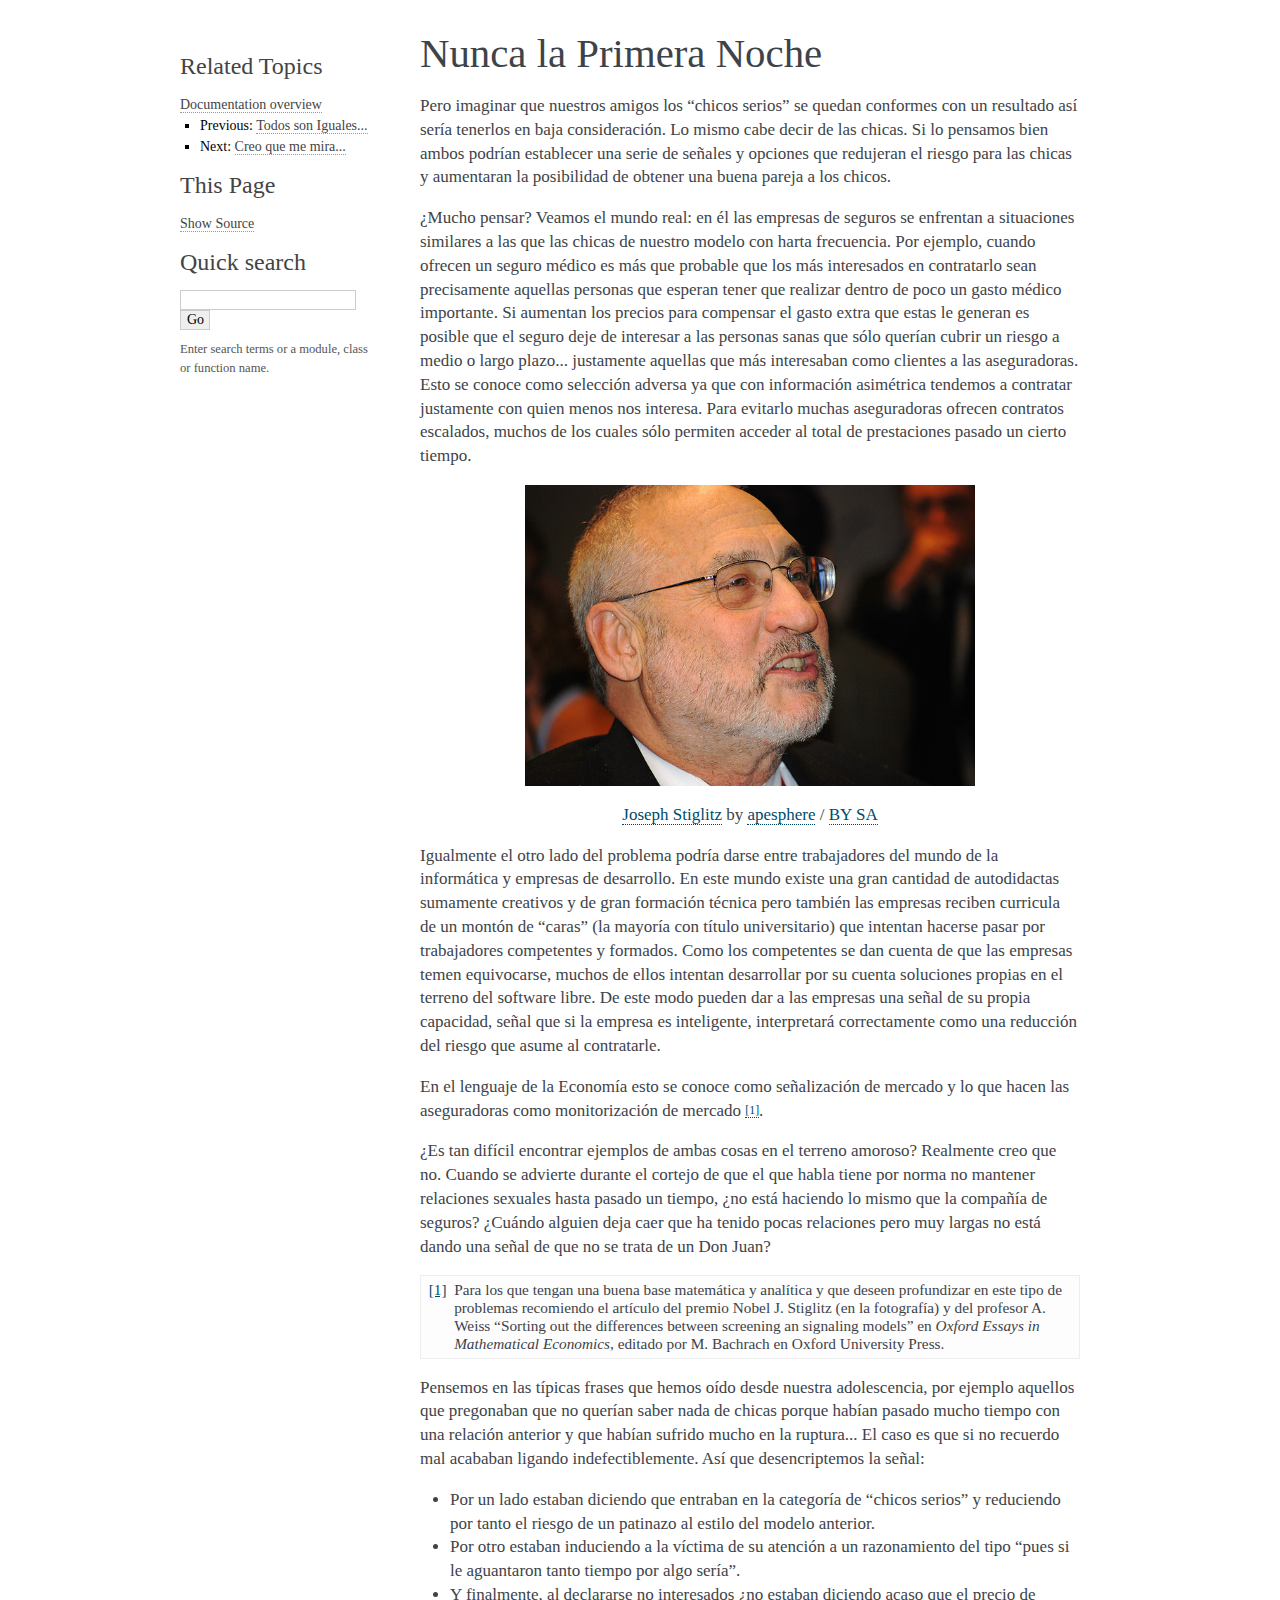
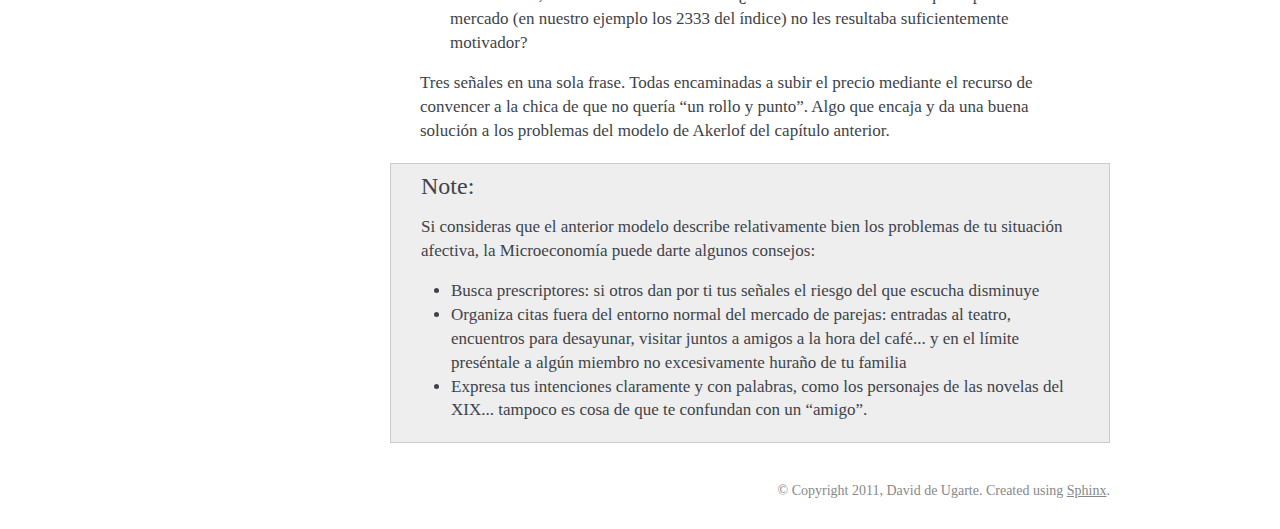
<file: III.html>
<!DOCTYPE html PUBLIC "-//W3C//DTD XHTML 1.0 Transitional//EN"
  "http://www.w3.org/TR/xhtml1/DTD/xhtml1-transitional.dtd">


<html xmlns="http://www.w3.org/1999/xhtml">
  <head>
    <meta http-equiv="Content-Type" content="text/html; charset=utf-8" />
    
    <title>Nunca la Primera Noche &mdash; Microeconomía del Amor</title>
    
    <link rel="stylesheet" href="_static/flasky.css" type="text/css" />
    <link rel="stylesheet" href="_static/pygments.css" type="text/css" />
    
    <script type="text/javascript">
      var DOCUMENTATION_OPTIONS = {
        URL_ROOT:    '',
        VERSION:     '1.0',
        COLLAPSE_INDEX: false,
        FILE_SUFFIX: '.html',
        HAS_SOURCE:  true
      };
    </script>
    <script type="text/javascript" src="_static/jquery.js"></script>
    <script type="text/javascript" src="_static/underscore.js"></script>
    <script type="text/javascript" src="_static/doctools.js"></script>
    <script type="text/javascript" src="http://cdn.mathjax.org/mathjax/latest/MathJax.js?config=TeX-AMS-MML_HTMLorMML"></script>
    <link rel="top" title="Microeconomía del Amor" href="index.html" />
    <link rel="next" title="Creo que me mira..." href="IV.html" />
    <link rel="prev" title="Todos son Iguales..." href="II.html" />
   
  
  <link media="only screen and (max-device-width: 480px)" href="_static/small_flask.css" type= "text/css" rel="stylesheet" />

  </head>
  <body>
  
  

    <div class="related">
      <h3>Navigation</h3>
      <ul>
        <li class="right" style="margin-right: 10px">
          <a href="genindex.html" title="General Index"
             accesskey="I">index</a></li>
        <li class="right" >
          <a href="IV.html" title="Creo que me mira..."
             accesskey="N">next</a> |</li>
        <li class="right" >
          <a href="II.html" title="Todos son Iguales..."
             accesskey="P">previous</a> |</li>
        <li><a href="index.html">Microeconomía del Amor</a> &raquo;</li> 
      </ul>
    </div>  

    <div class="document">
      <div class="documentwrapper">
        <div class="bodywrapper">
          <div class="body">
            
  <div class="section" id="nunca-la-primera-noche">
<h1>Nunca la Primera Noche<a class="headerlink" href="#nunca-la-primera-noche" title="Permalink to this headline">¶</a></h1>
<p>Pero imaginar que nuestros amigos los “chicos serios” se quedan conformes con un
resultado así sería tenerlos en baja consideración. Lo mismo cabe decir de las chicas. Si
lo pensamos bien ambos podrían establecer una serie de señales y opciones que
redujeran el riesgo para las chicas y aumentaran la posibilidad de obtener una buena
pareja a los chicos.</p>
<p>¿Mucho pensar? Veamos el mundo real: en él las empresas de seguros se enfrentan a
situaciones similares a las que las chicas de nuestro modelo con harta frecuencia. Por
ejemplo, cuando ofrecen un seguro médico es más que probable que los más interesados
en contratarlo sean precisamente aquellas personas que esperan tener que realizar dentro
de poco un gasto médico importante. Si aumentan los precios para compensar el gasto
extra que estas le generan es posible que el seguro deje de interesar a las personas sanas
que sólo querían cubrir un riesgo a medio o largo plazo... justamente aquellas que más
interesaban como clientes a las aseguradoras. Esto se conoce como selección adversa
ya que con información asimétrica tendemos a contratar justamente con quien menos
nos interesa. Para evitarlo muchas aseguradoras ofrecen contratos escalados, muchos de
los cuales sólo permiten acceder al total de prestaciones pasado un cierto tiempo.</p>
<div class="figure align-center">
<img alt="_images/stiglitz.jpg" src="_images/stiglitz.jpg" style="width: 450px;" />
<p class="caption"><a class="reference external" href="http://www.flickr.com/photos/21475149&#64;N05/3182420426/">Joseph Stiglitz</a> by <a class="reference external" href="http://www.flickr.com/photos/21475149&#64;N05/">apesphere</a> / <a class="reference external" href="http://creativecommons.org/licenses/by-sa/2.0/">BY SA</a></p>
</div>
<p>Igualmente el otro lado del problema podría darse entre trabajadores del mundo de la
informática y empresas de desarrollo. En este mundo existe una gran cantidad de
autodidactas sumamente creativos y de gran formación técnica pero también las
empresas reciben curricula de un montón de &#8220;caras&#8221; (la mayoría con título universitario)
que intentan hacerse pasar por trabajadores competentes y formados. Como los
competentes se dan cuenta de que las empresas temen equivocarse, muchos de ellos
intentan desarrollar por su cuenta soluciones propias en el terreno del software libre. De
este modo pueden dar a las empresas una señal de su propia
capacidad, señal que si la empresa es inteligente, interpretará
correctamente como una reducción del riesgo que asume al
contratarle.</p>
<p>En el lenguaje de la Economía esto se conoce como señalización
de mercado y lo que hacen las aseguradoras como
monitorización de mercado <a class="footnote-reference" href="#mon" id="id1">[1]</a>.</p>
<p>¿Es tan difícil encontrar ejemplos de ambas cosas en el terreno
amoroso? Realmente creo que no. Cuando se advierte durante el
cortejo de que el que habla tiene por norma no mantener relaciones sexuales hasta
pasado un tiempo, ¿no está haciendo lo mismo que la compañía de seguros? ¿Cuándo
alguien deja caer que ha tenido pocas relaciones pero muy largas no está dando una
señal de que no se trata de un Don Juan?</p>
<table class="docutils footnote" frame="void" id="mon" rules="none">
<colgroup><col class="label" /><col /></colgroup>
<tbody valign="top">
<tr><td class="label"><a class="fn-backref" href="#id1">[1]</a></td><td>Para los que tengan una buena base matemática y analítica y que
deseen profundizar en este tipo de problemas recomiendo el artículo del premio
Nobel J. Stiglitz (en la fotografía) y del profesor A. Weiss &#8220;Sorting out the
differences between screening an signaling models&#8221; en <em>Oxford Essays in
Mathematical Economics</em>, editado por M. Bachrach en Oxford University Press.</td></tr>
</tbody>
</table>
<p>Pensemos en las típicas frases que hemos oído desde nuestra adolescencia, por ejemplo
aquellos que pregonaban que no querían saber nada de chicas porque habían pasado
mucho tiempo con una relación anterior y que habían sufrido mucho en la ruptura... El
caso es que si no recuerdo mal acababan ligando indefectiblemente. Así que
desencriptemos la señal:</p>
<ul class="simple">
<li>Por un lado estaban diciendo que entraban en la categoría de “chicos serios”
y reduciendo por tanto el riesgo de un patinazo al estilo del modelo
anterior.</li>
<li>Por otro estaban induciendo a la víctima de su atención a un razonamiento
del tipo &#8220;pues si le aguantaron tanto tiempo por algo sería&#8221;.</li>
<li>Y finalmente, al declararse no interesados ¿no estaban diciendo acaso que el
precio de mercado (en nuestro ejemplo los 2333 del índice) no les resultaba
suficientemente motivador?</li>
</ul>
<p>Tres señales en una sola frase. Todas encaminadas a subir el precio mediante el recurso
de convencer a la chica de que no quería &#8220;un rollo y punto&#8221;. Algo que encaja y da una
buena solución a los problemas del modelo de Akerlof del capítulo anterior.</p>
<div class="admonition note">
<p class="first admonition-title">Note</p>
<p>Si consideras que el anterior modelo describe relativamente bien los
problemas de tu situación afectiva, la Microeconomía puede darte algunos
consejos:</p>
<ul class="last simple">
<li>Busca prescriptores: si otros dan por ti tus señales el riesgo del que
escucha disminuye</li>
<li>Organiza citas fuera del entorno normal del mercado de parejas: entradas
al teatro, encuentros para desayunar, visitar juntos a amigos a la hora
del café... y en el límite preséntale a algún miembro no excesivamente
huraño de tu familia</li>
<li>Expresa tus intenciones claramente y con palabras, como los personajes
de las novelas del XIX... tampoco es cosa de que te confundan con un
&#8220;amigo&#8221;.</li>
</ul>
</div>
</div>


          </div>
        </div>
      </div>
      <div class="sphinxsidebar">
        <div class="sphinxsidebarwrapper"><h3>Related Topics</h3>
<ul>
  <li><a href="index.html">Documentation overview</a><ul>
      <li>Previous: <a href="II.html" title="previous chapter">Todos son Iguales...</a></li>
      <li>Next: <a href="IV.html" title="next chapter">Creo que me mira...</a></li>
  </ul></li>
</ul>
  <h3>This Page</h3>
  <ul class="this-page-menu">
    <li><a href="_sources/III.txt"
           rel="nofollow">Show Source</a></li>
  </ul>
<div id="searchbox" style="display: none">
  <h3>Quick search</h3>
    <form class="search" action="search.html" method="get">
      <input type="text" name="q" />
      <input type="submit" value="Go" />
      <input type="hidden" name="check_keywords" value="yes" />
      <input type="hidden" name="area" value="default" />
    </form>
    <p class="searchtip" style="font-size: 90%">
    Enter search terms or a module, class or function name.
    </p>
</div>
<script type="text/javascript">$('#searchbox').show(0);</script>
        </div>
      </div>
      <div class="clearer"></div>
    </div>
  <div class="footer">
    &copy; Copyright 2011, David de Ugarte.
    Created using <a href="http://sphinx.pocoo.org/">Sphinx</a>.
  </div>
  
  </body>
</html>
</file>
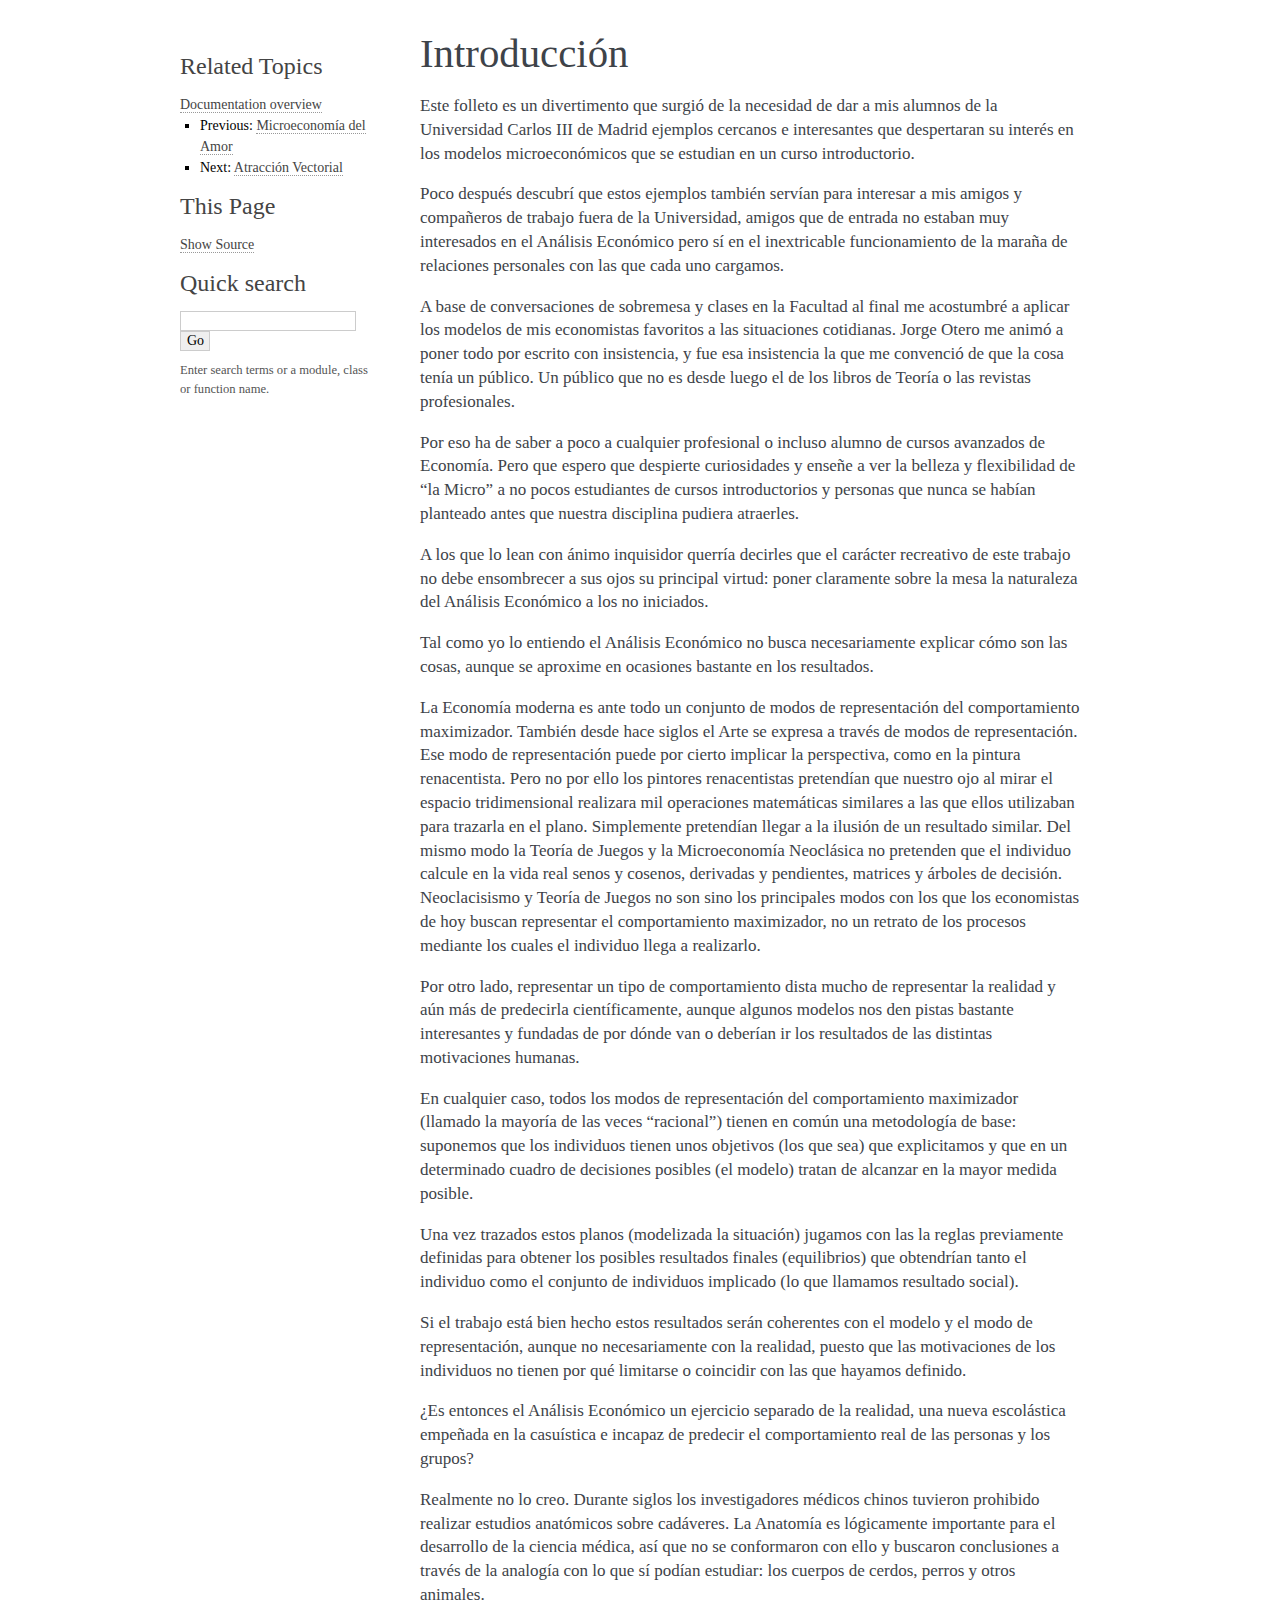
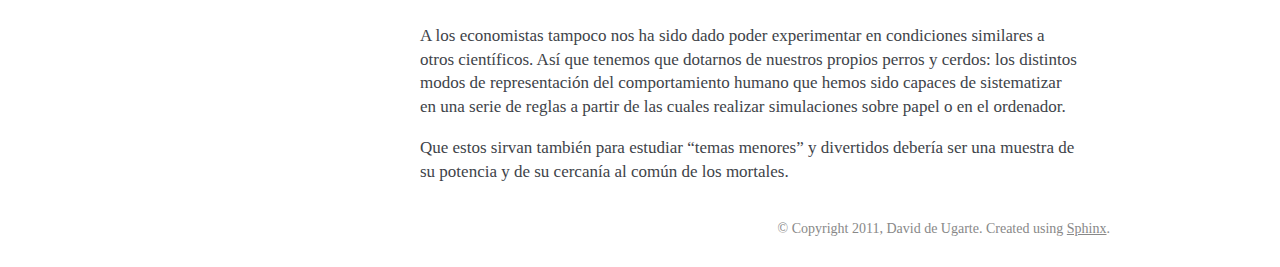
<file: introduccion.html>
<!DOCTYPE html PUBLIC "-//W3C//DTD XHTML 1.0 Transitional//EN"
  "http://www.w3.org/TR/xhtml1/DTD/xhtml1-transitional.dtd">


<html xmlns="http://www.w3.org/1999/xhtml">
  <head>
    <meta http-equiv="Content-Type" content="text/html; charset=utf-8" />
    
    <title>Introducción &mdash; Microeconomía del Amor</title>
    
    <link rel="stylesheet" href="_static/flasky.css" type="text/css" />
    <link rel="stylesheet" href="_static/pygments.css" type="text/css" />
    
    <script type="text/javascript">
      var DOCUMENTATION_OPTIONS = {
        URL_ROOT:    '',
        VERSION:     '1.0',
        COLLAPSE_INDEX: false,
        FILE_SUFFIX: '.html',
        HAS_SOURCE:  true
      };
    </script>
    <script type="text/javascript" src="_static/jquery.js"></script>
    <script type="text/javascript" src="_static/underscore.js"></script>
    <script type="text/javascript" src="_static/doctools.js"></script>
    <script type="text/javascript" src="http://cdn.mathjax.org/mathjax/latest/MathJax.js?config=TeX-AMS-MML_HTMLorMML"></script>
    <link rel="top" title="Microeconomía del Amor" href="index.html" />
    <link rel="next" title="Atracción Vectorial" href="I.html" />
    <link rel="prev" title="Microeconomía del Amor" href="index.html" />
   
  
  <link media="only screen and (max-device-width: 480px)" href="_static/small_flask.css" type= "text/css" rel="stylesheet" />

  </head>
  <body>
  
  

    <div class="related">
      <h3>Navigation</h3>
      <ul>
        <li class="right" style="margin-right: 10px">
          <a href="genindex.html" title="General Index"
             accesskey="I">index</a></li>
        <li class="right" >
          <a href="I.html" title="Atracción Vectorial"
             accesskey="N">next</a> |</li>
        <li class="right" >
          <a href="index.html" title="Microeconomía del Amor"
             accesskey="P">previous</a> |</li>
        <li><a href="index.html">Microeconomía del Amor</a> &raquo;</li> 
      </ul>
    </div>  

    <div class="document">
      <div class="documentwrapper">
        <div class="bodywrapper">
          <div class="body">
            
  <div class="section" id="introduccion">
<h1>Introducción<a class="headerlink" href="#introduccion" title="Permalink to this headline">¶</a></h1>
<p>Este folleto es un divertimento que surgió de la necesidad de dar a mis alumnos
de la Universidad Carlos III de Madrid ejemplos cercanos e interesantes que
despertaran su interés en los modelos microeconómicos que se estudian en un
curso introductorio.</p>
<p>Poco después descubrí que estos ejemplos también servían para interesar a mis
amigos y compañeros de trabajo fuera de la Universidad, amigos que de entrada
no estaban muy interesados en el Análisis Económico pero sí en el inextricable
funcionamiento de la maraña de relaciones personales con las que cada uno
cargamos.</p>
<p>A base de conversaciones de sobremesa y clases en la Facultad al final me
acostumbré a aplicar los modelos de mis economistas favoritos a las situaciones
cotidianas. Jorge Otero me animó a poner todo por escrito con insistencia, y
fue esa insistencia la que me convenció de que la cosa tenía un público. Un
público que no es desde luego el de los libros de Teoría o las revistas
profesionales.</p>
<p>Por eso ha de saber a poco a cualquier profesional o incluso alumno de cursos
avanzados de Economía. Pero que espero que despierte curiosidades y enseñe a
ver la belleza y flexibilidad de “la Micro” a no pocos estudiantes de cursos
introductorios y personas que nunca se habían planteado antes que nuestra
disciplina pudiera atraerles.</p>
<p>A los que lo lean con ánimo inquisidor querría decirles que el carácter recreativo de este
trabajo no debe ensombrecer a sus ojos su principal virtud: poner claramente sobre la
mesa la naturaleza del Análisis Económico a los no iniciados.</p>
<p>Tal como yo lo entiendo el Análisis Económico no busca necesariamente explicar cómo
son las cosas, aunque se aproxime en ocasiones bastante en los resultados.</p>
<p>La Economía moderna es ante todo un conjunto de modos de representación del
comportamiento maximizador. También desde hace siglos el Arte se expresa a través
de modos de representación. Ese modo de representación puede por cierto implicar la
perspectiva, como en la pintura renacentista. Pero no por ello los pintores renacentistas
pretendían que nuestro ojo al mirar el espacio tridimensional realizara mil operaciones
matemáticas similares a las que ellos utilizaban para trazarla en el plano. Simplemente
pretendían llegar a la ilusión de un resultado similar. Del mismo modo la Teoría de
Juegos y la Microeconomía Neoclásica no pretenden que el individuo calcule en la vida
real senos y cosenos, derivadas y pendientes, matrices y árboles de decisión.
Neoclacisismo y Teoría de Juegos no son sino los principales modos con los que los
economistas de hoy buscan representar el comportamiento maximizador, no un retrato
de los procesos mediante los cuales el individuo llega a realizarlo.</p>
<p>Por otro lado, representar un tipo de comportamiento dista mucho de representar la
realidad y aún más de predecirla científicamente, aunque algunos modelos nos den
pistas bastante interesantes y fundadas de por dónde van o deberían ir los resultados de
las distintas motivaciones humanas.</p>
<p>En cualquier caso, todos los modos de representación del comportamiento maximizador
(llamado la mayoría de las veces “racional”) tienen en común una metodología de base:
suponemos que los individuos tienen unos objetivos (los que sea) que explicitamos y
que en un determinado cuadro de decisiones posibles (el modelo) tratan de alcanzar en
la mayor medida posible.</p>
<p>Una vez trazados estos planos (modelizada la situación) jugamos con las la reglas
previamente definidas para obtener los posibles resultados finales (equilibrios) que
obtendrían tanto el individuo como el conjunto de individuos implicado (lo que
llamamos resultado social).</p>
<p>Si el trabajo está bien hecho estos resultados serán coherentes con el modelo y el modo
de representación, aunque no necesariamente con la realidad, puesto que las
motivaciones de los individuos no tienen por qué limitarse o coincidir con las que
hayamos definido.</p>
<p>¿Es entonces el Análisis Económico un ejercicio separado de la realidad, una nueva
escolástica empeñada en la casuística e incapaz de predecir el comportamiento real de
las personas y los grupos?</p>
<p>Realmente no lo creo. Durante siglos los investigadores médicos chinos tuvieron
prohibido realizar estudios anatómicos sobre cadáveres. La Anatomía es lógicamente
importante para el desarrollo de la ciencia médica, así que no se conformaron con ello y
buscaron conclusiones a través de la analogía con lo que sí podían estudiar: los cuerpos
de cerdos, perros y otros animales.</p>
<p>A los economistas tampoco nos ha sido dado poder experimentar en condiciones
similares a otros científicos. Así que tenemos que dotarnos de nuestros propios perros y
cerdos: los distintos modos de representación del comportamiento humano que hemos
sido capaces de sistematizar en una serie de reglas a partir de las cuales realizar
simulaciones sobre papel o en el ordenador.</p>
<p>Que estos sirvan también para estudiar “temas menores” y divertidos debería ser una
muestra de su potencia y de su cercanía al común de los mortales.</p>
</div>


          </div>
        </div>
      </div>
      <div class="sphinxsidebar">
        <div class="sphinxsidebarwrapper"><h3>Related Topics</h3>
<ul>
  <li><a href="index.html">Documentation overview</a><ul>
      <li>Previous: <a href="index.html" title="previous chapter">Microeconomía del Amor</a></li>
      <li>Next: <a href="I.html" title="next chapter">Atracción Vectorial</a></li>
  </ul></li>
</ul>
  <h3>This Page</h3>
  <ul class="this-page-menu">
    <li><a href="_sources/introduccion.txt"
           rel="nofollow">Show Source</a></li>
  </ul>
<div id="searchbox" style="display: none">
  <h3>Quick search</h3>
    <form class="search" action="search.html" method="get">
      <input type="text" name="q" />
      <input type="submit" value="Go" />
      <input type="hidden" name="check_keywords" value="yes" />
      <input type="hidden" name="area" value="default" />
    </form>
    <p class="searchtip" style="font-size: 90%">
    Enter search terms or a module, class or function name.
    </p>
</div>
<script type="text/javascript">$('#searchbox').show(0);</script>
        </div>
      </div>
      <div class="clearer"></div>
    </div>
  <div class="footer">
    &copy; Copyright 2011, David de Ugarte.
    Created using <a href="http://sphinx.pocoo.org/">Sphinx</a>.
  </div>
  
  </body>
</html>
</file>
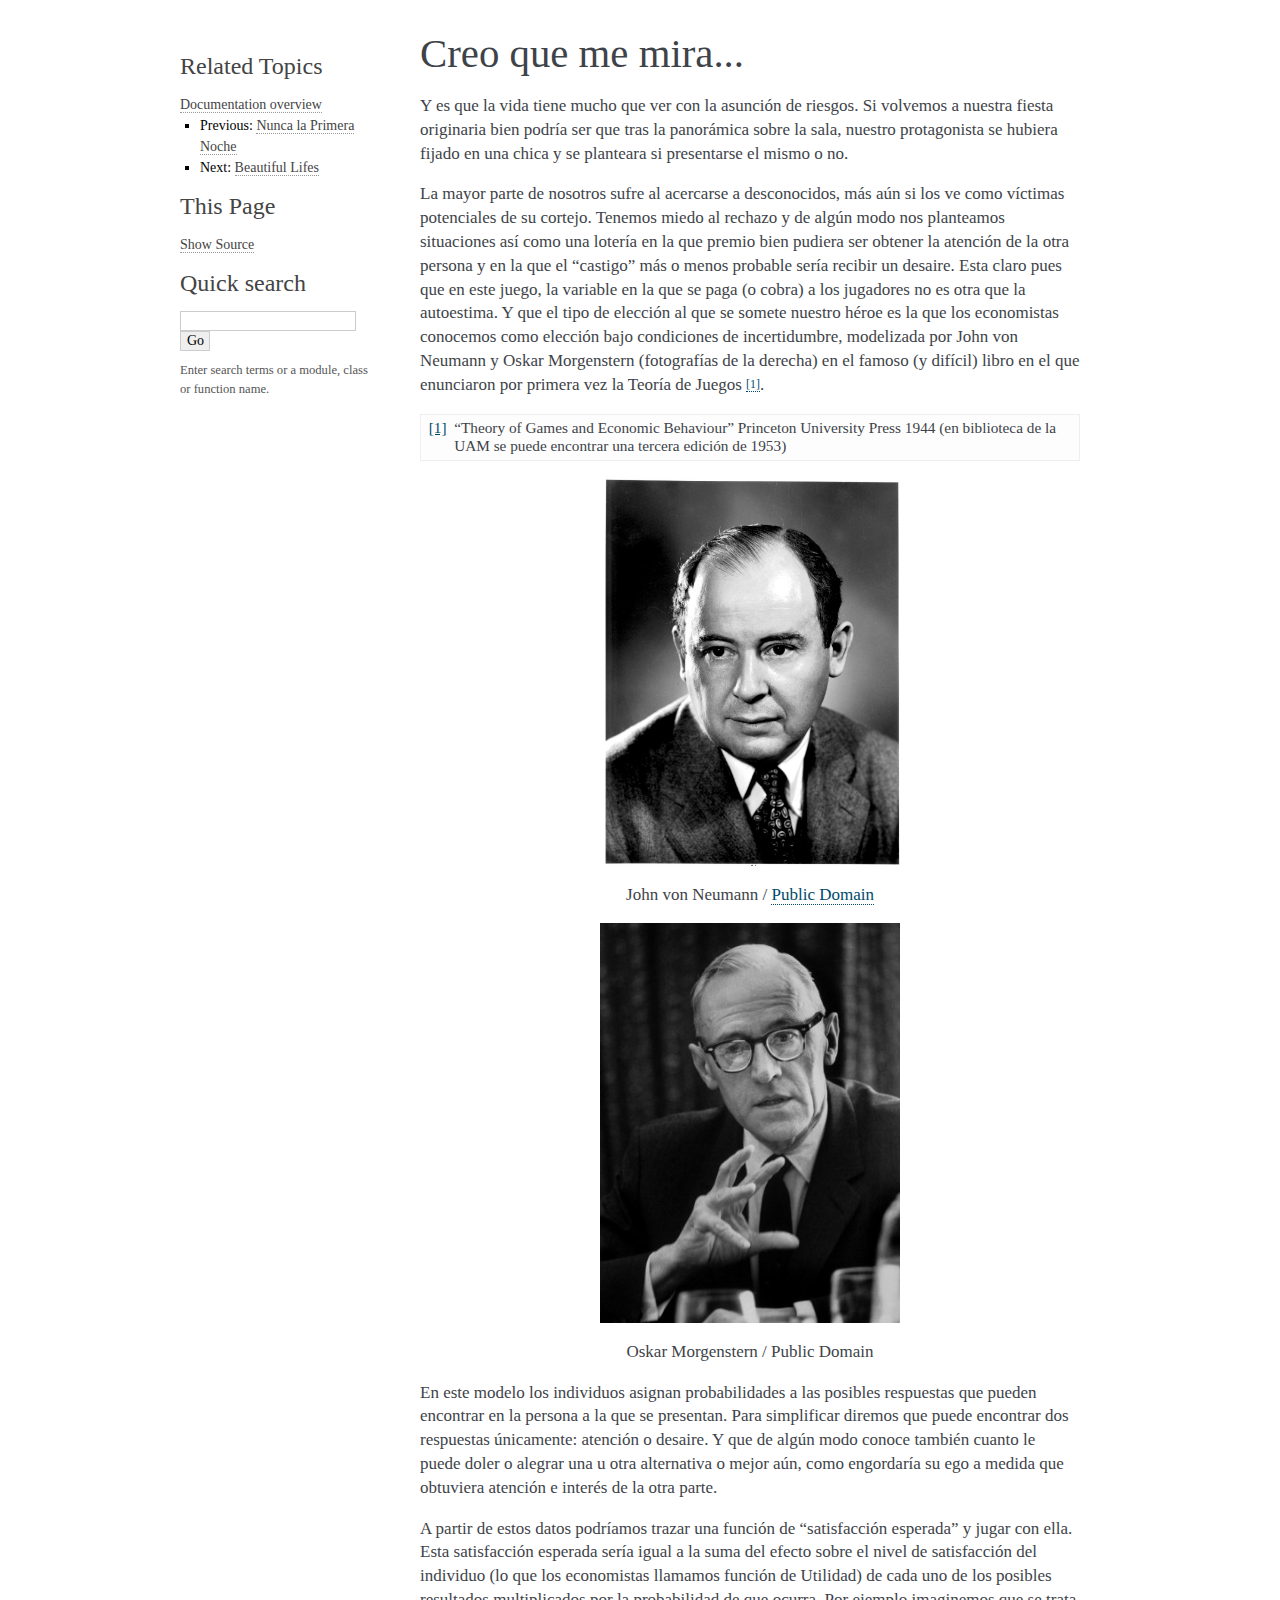
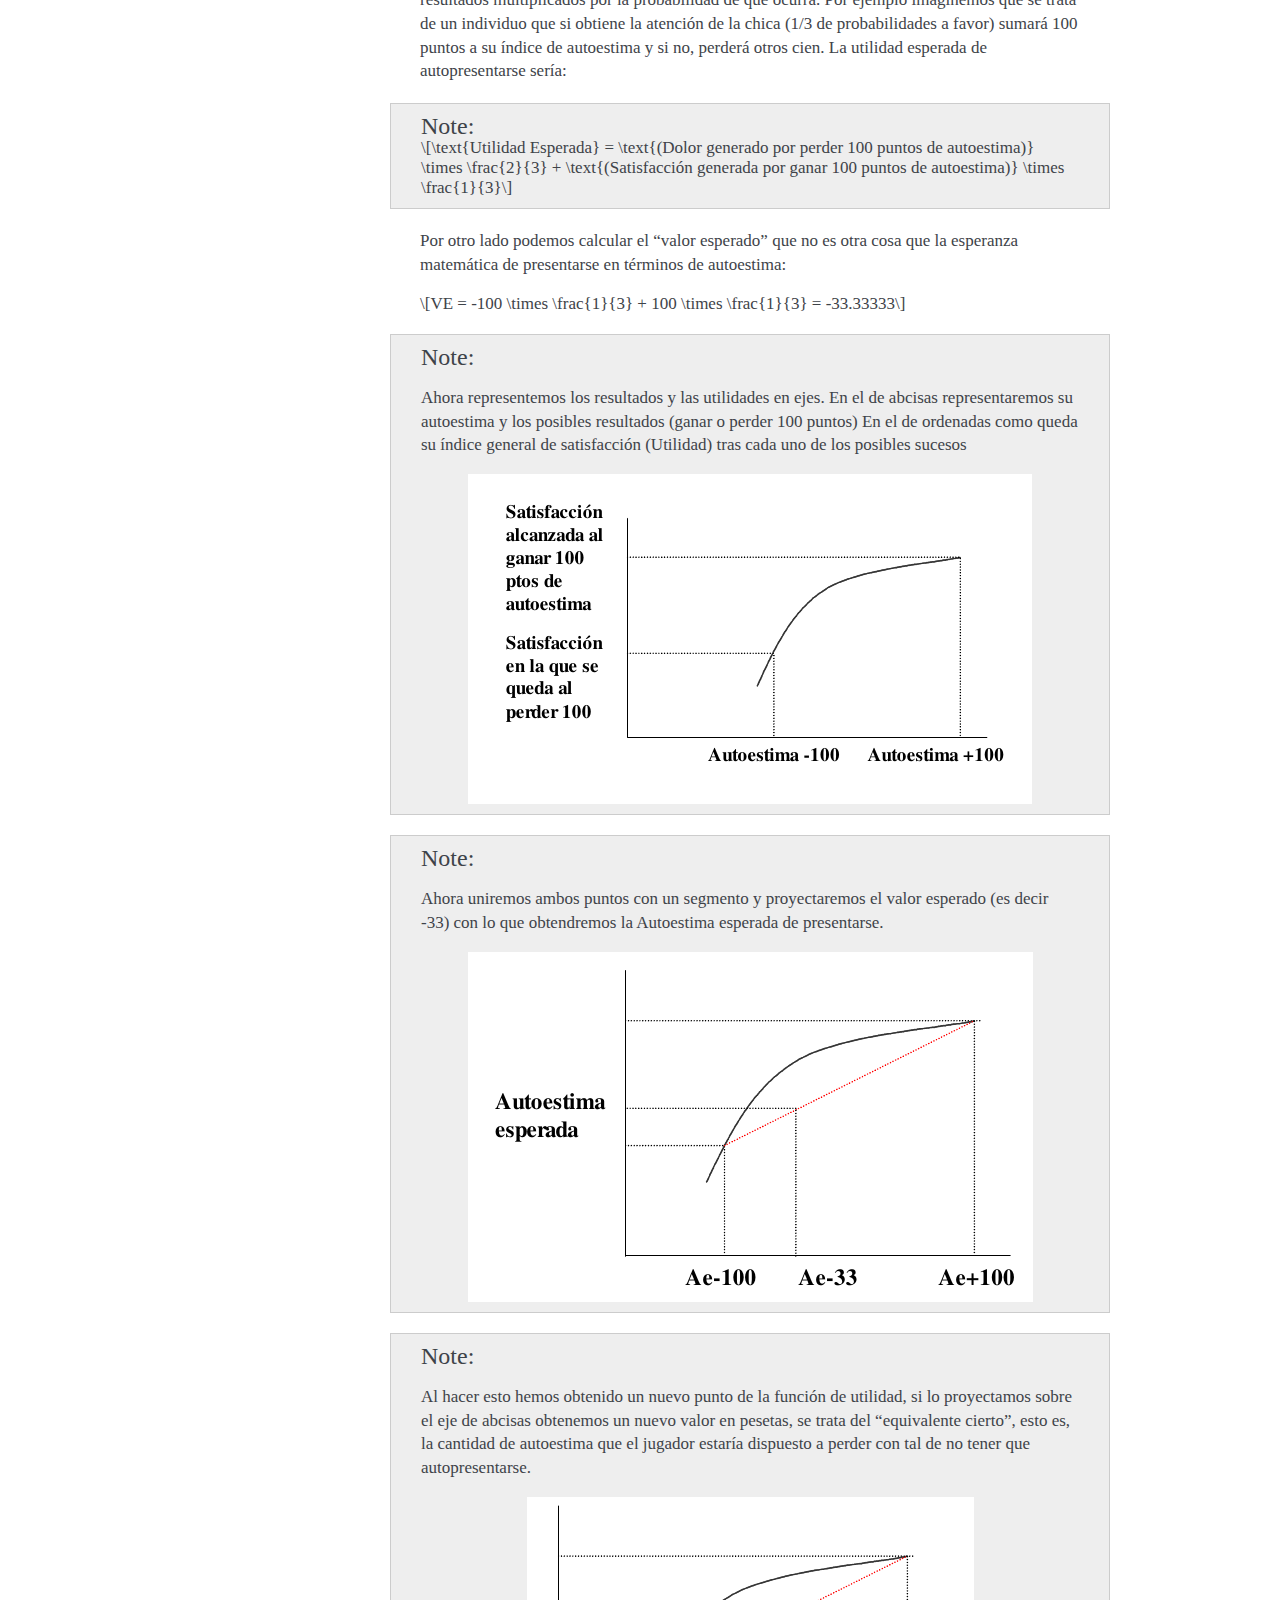
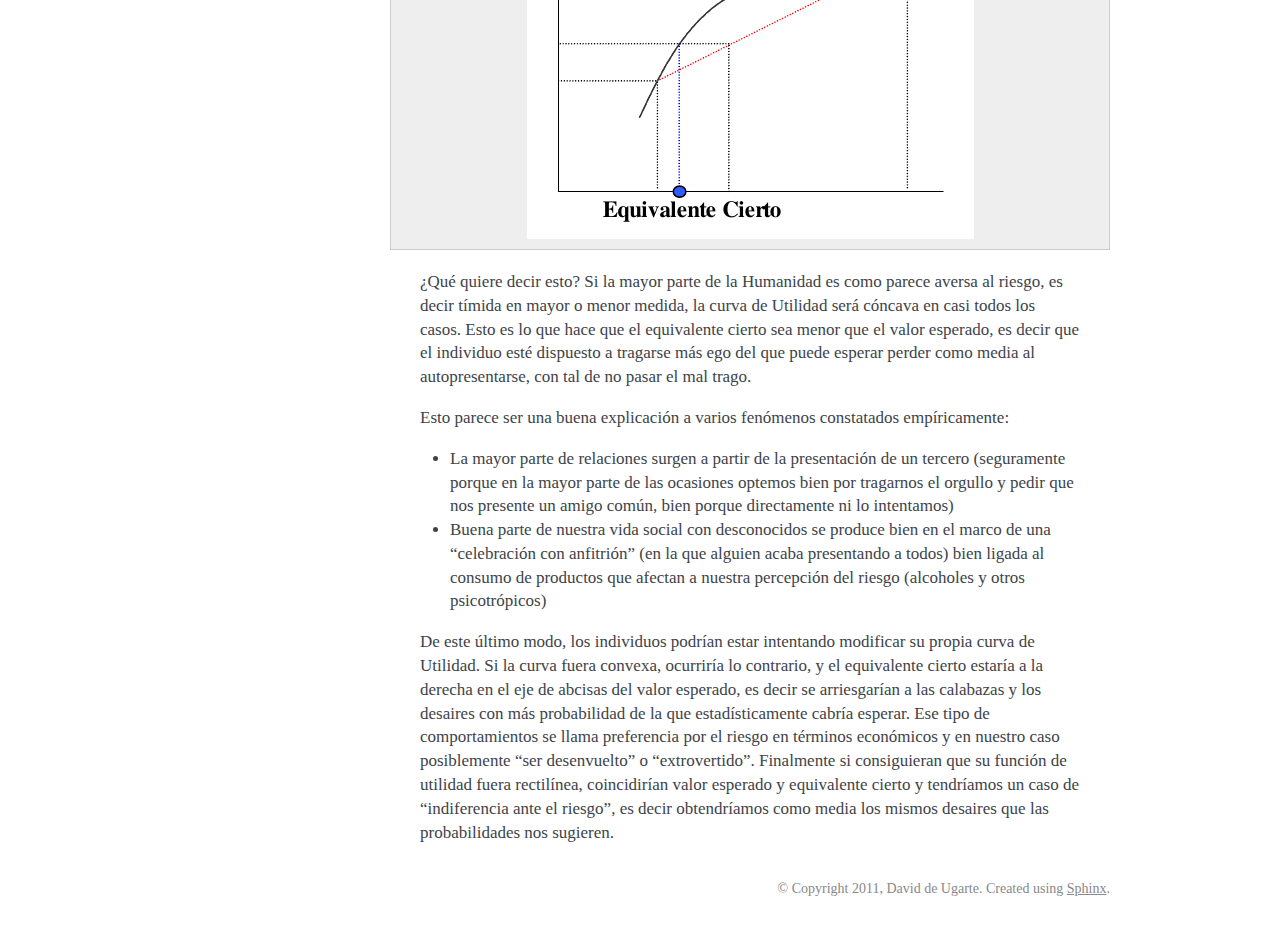
<file: IV.html>
<!DOCTYPE html PUBLIC "-//W3C//DTD XHTML 1.0 Transitional//EN"
  "http://www.w3.org/TR/xhtml1/DTD/xhtml1-transitional.dtd">


<html xmlns="http://www.w3.org/1999/xhtml">
  <head>
    <meta http-equiv="Content-Type" content="text/html; charset=utf-8" />
    
    <title>Creo que me mira... &mdash; Microeconomía del Amor</title>
    
    <link rel="stylesheet" href="_static/flasky.css" type="text/css" />
    <link rel="stylesheet" href="_static/pygments.css" type="text/css" />
    
    <script type="text/javascript">
      var DOCUMENTATION_OPTIONS = {
        URL_ROOT:    '',
        VERSION:     '1.0',
        COLLAPSE_INDEX: false,
        FILE_SUFFIX: '.html',
        HAS_SOURCE:  true
      };
    </script>
    <script type="text/javascript" src="_static/jquery.js"></script>
    <script type="text/javascript" src="_static/underscore.js"></script>
    <script type="text/javascript" src="_static/doctools.js"></script>
    <script type="text/javascript" src="http://cdn.mathjax.org/mathjax/latest/MathJax.js?config=TeX-AMS-MML_HTMLorMML"></script>
    <link rel="top" title="Microeconomía del Amor" href="index.html" />
    <link rel="next" title="Beautiful Lifes" href="V.html" />
    <link rel="prev" title="Nunca la Primera Noche" href="III.html" />
   
  
  <link media="only screen and (max-device-width: 480px)" href="_static/small_flask.css" type= "text/css" rel="stylesheet" />

  </head>
  <body>
  
  

    <div class="related">
      <h3>Navigation</h3>
      <ul>
        <li class="right" style="margin-right: 10px">
          <a href="genindex.html" title="General Index"
             accesskey="I">index</a></li>
        <li class="right" >
          <a href="V.html" title="Beautiful Lifes"
             accesskey="N">next</a> |</li>
        <li class="right" >
          <a href="III.html" title="Nunca la Primera Noche"
             accesskey="P">previous</a> |</li>
        <li><a href="index.html">Microeconomía del Amor</a> &raquo;</li> 
      </ul>
    </div>  

    <div class="document">
      <div class="documentwrapper">
        <div class="bodywrapper">
          <div class="body">
            
  <div class="section" id="creo-que-me-mira">
<h1>Creo que me mira...<a class="headerlink" href="#creo-que-me-mira" title="Permalink to this headline">¶</a></h1>
<p>Y es que la vida tiene mucho que ver con la asunción de riesgos. Si
volvemos a nuestra fiesta originaria bien podría ser que tras la
panorámica sobre la sala, nuestro protagonista se hubiera fijado en
una chica y se planteara si presentarse el mismo o no.</p>
<p>La mayor parte de nosotros sufre al acercarse a desconocidos, más aún si los ve
como víctimas potenciales de su cortejo. Tenemos miedo al rechazo y de algún
modo nos planteamos situaciones así como una lotería en la que premio bien
pudiera ser obtener la atención de la otra persona y en la que el “castigo” más
o menos probable sería recibir un desaire. Esta claro pues que en este juego,
la variable en la que se paga (o cobra) a los jugadores no es otra que la
autoestima. Y que el tipo de elección al que se somete nuestro héroe es la que
los economistas conocemos como elección bajo condiciones de incertidumbre,
modelizada por John von Neumann y Oskar Morgenstern (fotografías de la derecha)
en el famoso (y difícil) libro en el que enunciaron por primera vez la Teoría
de Juegos <a class="footnote-reference" href="#juegos" id="id1">[1]</a>.</p>
<table class="docutils footnote" frame="void" id="juegos" rules="none">
<colgroup><col class="label" /><col /></colgroup>
<tbody valign="top">
<tr><td class="label"><a class="fn-backref" href="#id1">[1]</a></td><td>&#8220;Theory of Games and Economic Behaviour&#8221; Princeton University
Press 1944 (en biblioteca de la UAM se puede encontrar una
tercera edición de 1953)</td></tr>
</tbody>
</table>
<div class="figure align-center">
<img alt="_images/neumann.jpg" src="_images/neumann.jpg" style="width: 300px;" />
<p class="caption">John von Neumann / <a class="reference external" href="http://en.wikipedia.org/wiki/File:JohnvonNeumann-LosAlamos.gif">Public Domain</a></p>
</div>
<div class="figure align-center">
<img alt="_images/morgenstern.jpg" src="_images/morgenstern.jpg" style="width: 300px;" />
<p class="caption">Oskar Morgenstern / Public Domain</p>
</div>
<p>En este modelo los individuos asignan probabilidades a las posibles respuestas
que pueden encontrar en la persona a la que se presentan. Para simplificar
diremos que puede encontrar dos respuestas únicamente: atención o desaire. Y
que de algún modo conoce también cuanto le puede doler o alegrar una u otra
alternativa o mejor aún, como engordaría su ego a medida que obtuviera
atención e interés de la otra parte.</p>
<p>A partir de estos datos podríamos trazar una función de &#8220;satisfacción
esperada&#8221; y jugar con ella. Esta satisfacción esperada sería igual a la suma
del efecto sobre el nivel de satisfacción del individuo (lo que los
economistas llamamos función de Utilidad) de cada uno de los posibles
resultados multiplicados por la probabilidad de que ocurra.  Por ejemplo
imaginemos que se trata de un individuo que si obtiene la atención de la chica
(1/3 de probabilidades a favor) sumará 100 puntos a su índice de autoestima y
si no, perderá otros cien. La utilidad esperada de autopresentarse sería:</p>
<div class="admonition note">
<p class="first admonition-title">Note</p>
<div class="last math">
\[\text{Utilidad Esperada} = \text{(Dolor generado por perder 100 puntos
de autoestima)} \times \frac{2}{3}  + \text{(Satisfacción generada por
ganar 100 puntos de autoestima)} \times \frac{1}{3}\]</div>
</div>
<p>Por otro lado podemos calcular el &#8220;valor esperado&#8221; que no es otra cosa que la esperanza
matemática de presentarse en términos de autoestima:</p>
<div class="math">
\[VE = -100 \times \frac{1}{3} + 100 \times \frac{1}{3} = -33.33333\]</div>
<div class="admonition note">
<p class="first admonition-title">Note</p>
<p>Ahora representemos los resultados y las utilidades en ejes. En el de
abcisas representaremos su autoestima y los posibles resultados (ganar o
perder 100 puntos) En el de ordenadas como queda su índice general de
satisfacción (Utilidad) tras cada uno de los posibles sucesos</p>
<img alt="_images/valor_espe.png" class="last align-center" src="_images/valor_espe.png" />
</div>
<div class="admonition note">
<p class="first admonition-title">Note</p>
<p>Ahora uniremos ambos puntos con un segmento y proyectaremos el valor
esperado (es decir -33) con lo que obtendremos la Autoestima esperada de
presentarse.</p>
<img alt="_images/valor_espe2.png" class="last align-center" src="_images/valor_espe2.png" />
</div>
<div class="admonition note">
<p class="first admonition-title">Note</p>
<p>Al hacer esto hemos obtenido un nuevo punto de la función de utilidad, si
lo proyectamos sobre el eje de abcisas obtenemos un nuevo valor en
pesetas, se trata del “equivalente cierto”, esto es, la cantidad de
autoestima que el jugador estaría dispuesto a perder con tal de no tener
que autopresentarse.</p>
<img alt="_images/valor_espe3.png" class="last align-center" src="_images/valor_espe3.png" />
</div>
<p>¿Qué quiere decir esto? Si la mayor parte de la Humanidad es como parece
aversa al riesgo, es decir tímida en mayor o menor medida, la curva de
Utilidad será cóncava en casi todos los casos. Esto es lo que hace que el
equivalente cierto sea menor que el valor esperado, es decir que el individuo
esté dispuesto a tragarse más ego del que puede esperar perder como media al
autopresentarse, con tal de no pasar el mal trago.</p>
<p>Esto parece ser una buena explicación a varios fenómenos constatados
empíricamente:</p>
<ul class="simple">
<li>La mayor parte de relaciones surgen a partir de la presentación de un
tercero (seguramente porque en la mayor parte de las ocasiones optemos bien
por tragarnos el orgullo y pedir que nos presente un amigo común, bien
porque directamente ni lo intentamos)</li>
<li>Buena parte de nuestra vida social con desconocidos se produce bien en el
marco de una &#8220;celebración con anfitrión&#8221; (en la que alguien acaba
presentando a todos) bien ligada al consumo de productos que afectan a
nuestra percepción del riesgo (alcoholes y otros psicotrópicos)</li>
</ul>
<p>De este último modo, los individuos podrían estar intentando modificar su
propia curva de Utilidad. Si la curva fuera convexa, ocurriría lo contrario, y
el equivalente cierto estaría a la derecha en el eje de abcisas del valor
esperado, es decir se arriesgarían a las calabazas y los desaires con más
probabilidad de la que estadísticamente cabría esperar.  Ese tipo de
comportamientos se llama preferencia por el riesgo en términos económicos y en
nuestro caso posiblemente &#8220;ser desenvuelto&#8221; o &#8220;extrovertido&#8221;.  Finalmente si
consiguieran que su función de utilidad fuera rectilínea, coincidirían valor
esperado y equivalente cierto y tendríamos un caso de &#8220;indiferencia ante el
riesgo&#8221;, es decir obtendríamos como media los mismos desaires que las
probabilidades nos sugieren.</p>
</div>


          </div>
        </div>
      </div>
      <div class="sphinxsidebar">
        <div class="sphinxsidebarwrapper"><h3>Related Topics</h3>
<ul>
  <li><a href="index.html">Documentation overview</a><ul>
      <li>Previous: <a href="III.html" title="previous chapter">Nunca la Primera Noche</a></li>
      <li>Next: <a href="V.html" title="next chapter">Beautiful Lifes</a></li>
  </ul></li>
</ul>
  <h3>This Page</h3>
  <ul class="this-page-menu">
    <li><a href="_sources/IV.txt"
           rel="nofollow">Show Source</a></li>
  </ul>
<div id="searchbox" style="display: none">
  <h3>Quick search</h3>
    <form class="search" action="search.html" method="get">
      <input type="text" name="q" />
      <input type="submit" value="Go" />
      <input type="hidden" name="check_keywords" value="yes" />
      <input type="hidden" name="area" value="default" />
    </form>
    <p class="searchtip" style="font-size: 90%">
    Enter search terms or a module, class or function name.
    </p>
</div>
<script type="text/javascript">$('#searchbox').show(0);</script>
        </div>
      </div>
      <div class="clearer"></div>
    </div>
  <div class="footer">
    &copy; Copyright 2011, David de Ugarte.
    Created using <a href="http://sphinx.pocoo.org/">Sphinx</a>.
  </div>
  
  </body>
</html>
</file>
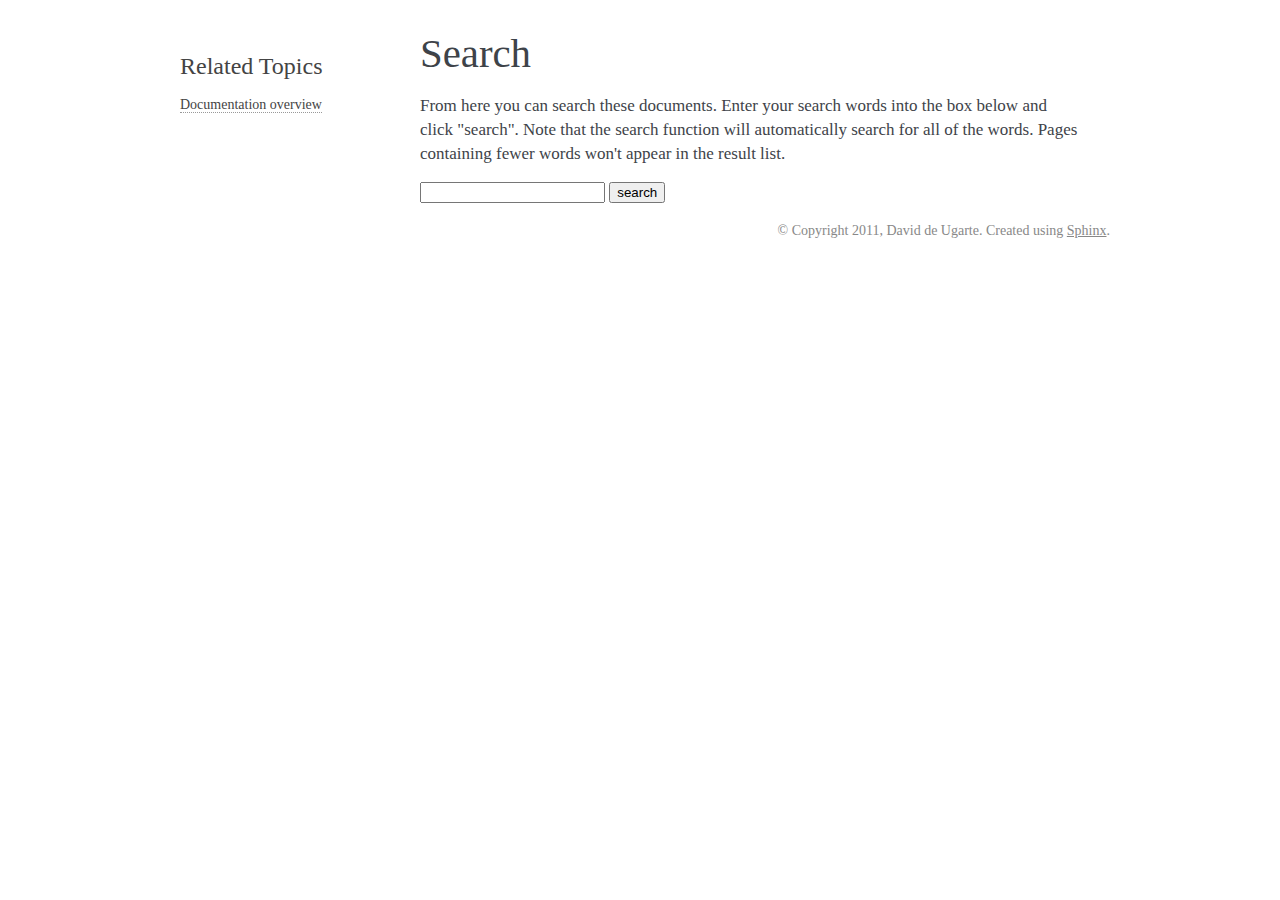
<file: search.html>
<!DOCTYPE html PUBLIC "-//W3C//DTD XHTML 1.0 Transitional//EN"
  "http://www.w3.org/TR/xhtml1/DTD/xhtml1-transitional.dtd">


<html xmlns="http://www.w3.org/1999/xhtml">
  <head>
    <meta http-equiv="Content-Type" content="text/html; charset=utf-8" />
    
    <title>Search &mdash; Microeconomía del Amor</title>
    
    <link rel="stylesheet" href="_static/flasky.css" type="text/css" />
    <link rel="stylesheet" href="_static/pygments.css" type="text/css" />
    
    <script type="text/javascript">
      var DOCUMENTATION_OPTIONS = {
        URL_ROOT:    '',
        VERSION:     '1.0',
        COLLAPSE_INDEX: false,
        FILE_SUFFIX: '.html',
        HAS_SOURCE:  true
      };
    </script>
    <script type="text/javascript" src="_static/jquery.js"></script>
    <script type="text/javascript" src="_static/underscore.js"></script>
    <script type="text/javascript" src="_static/doctools.js"></script>
    <script type="text/javascript" src="http://cdn.mathjax.org/mathjax/latest/MathJax.js?config=TeX-AMS-MML_HTMLorMML"></script>
    <script type="text/javascript" src="_static/searchtools.js"></script>
    <link rel="top" title="Microeconomía del Amor" href="index.html" />
  <script type="text/javascript">
    jQuery(function() { Search.loadIndex("searchindex.js"); });
  </script>
  
   
  
  <link media="only screen and (max-device-width: 480px)" href="_static/small_flask.css" type= "text/css" rel="stylesheet" />


  </head>
  <body>
  
  

    <div class="related">
      <h3>Navigation</h3>
      <ul>
        <li class="right" style="margin-right: 10px">
          <a href="genindex.html" title="General Index"
             accesskey="I">index</a></li>
        <li><a href="index.html">Microeconomía del Amor</a> &raquo;</li> 
      </ul>
    </div>  

    <div class="document">
      <div class="documentwrapper">
        <div class="bodywrapper">
          <div class="body">
            
  <h1 id="search-documentation">Search</h1>
  <div id="fallback" class="admonition warning">
  <script type="text/javascript">$('#fallback').hide();</script>
  <p>
    Please activate JavaScript to enable the search
    functionality.
  </p>
  </div>
  <p>
    From here you can search these documents. Enter your search
    words into the box below and click "search". Note that the search
    function will automatically search for all of the words. Pages
    containing fewer words won't appear in the result list.
  </p>
  <form action="" method="get">
    <input type="text" name="q" value="" />
    <input type="submit" value="search" />
    <span id="search-progress" style="padding-left: 10px"></span>
  </form>
  
  <div id="search-results">
  
  </div>

          </div>
        </div>
      </div>
      <div class="sphinxsidebar">
        <div class="sphinxsidebarwrapper"><h3>Related Topics</h3>
<ul>
  <li><a href="index.html">Documentation overview</a><ul>
  </ul></li>
</ul>
        </div>
      </div>
      <div class="clearer"></div>
    </div>
  <div class="footer">
    &copy; Copyright 2011, David de Ugarte.
    Created using <a href="http://sphinx.pocoo.org/">Sphinx</a>.
  </div>
  
  </body>
</html>
</file>
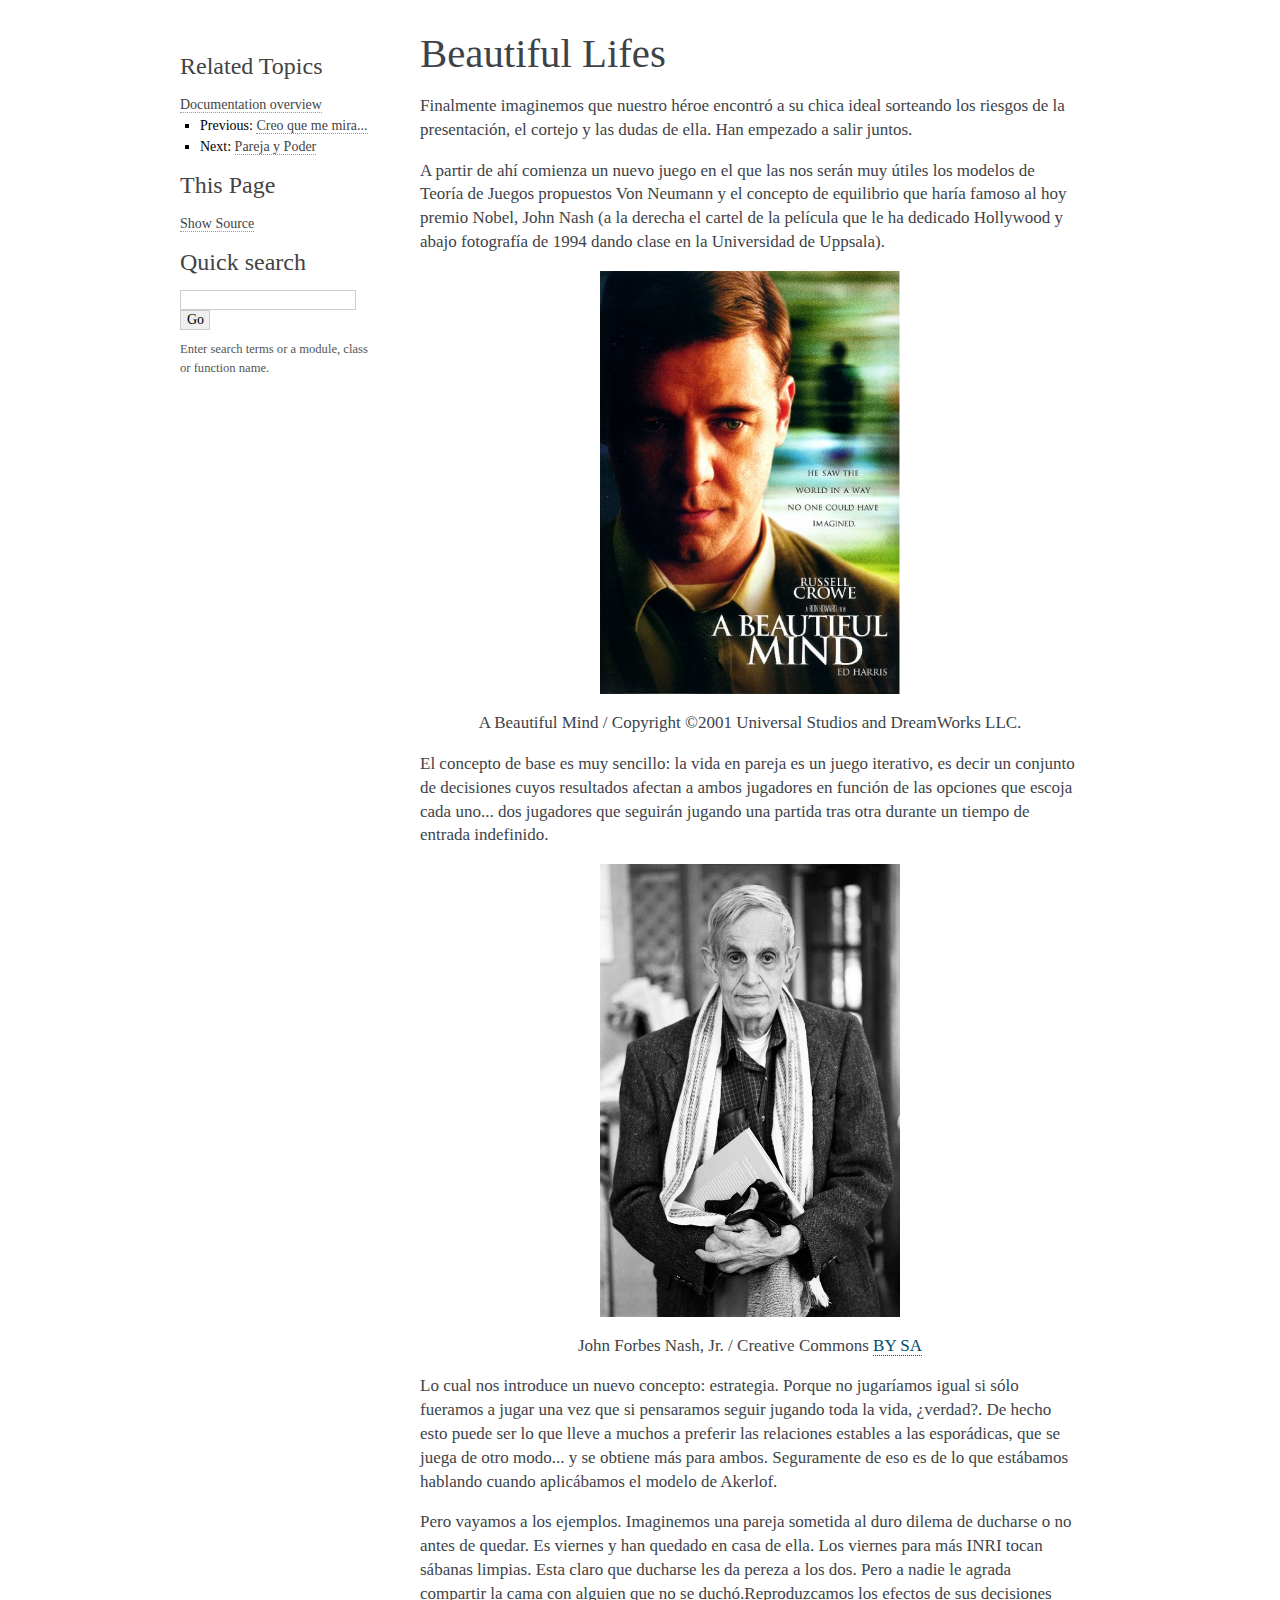
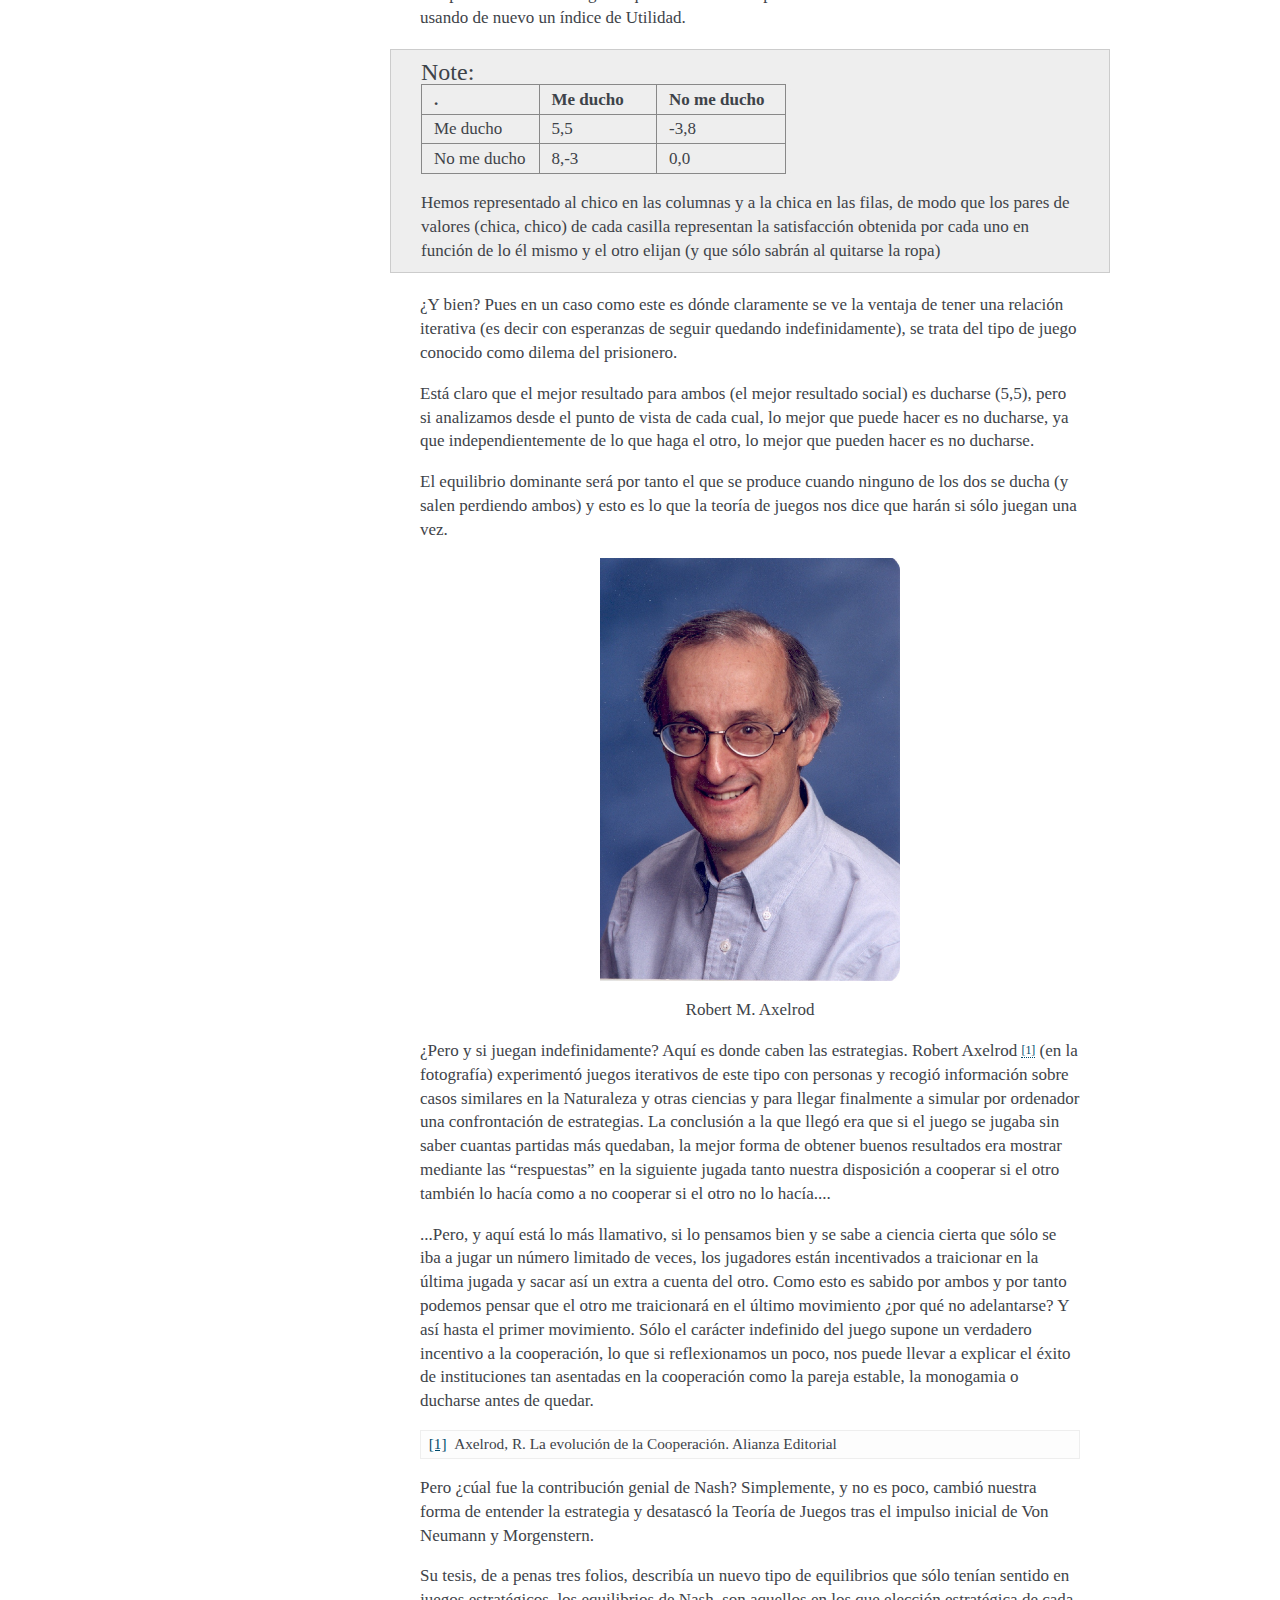
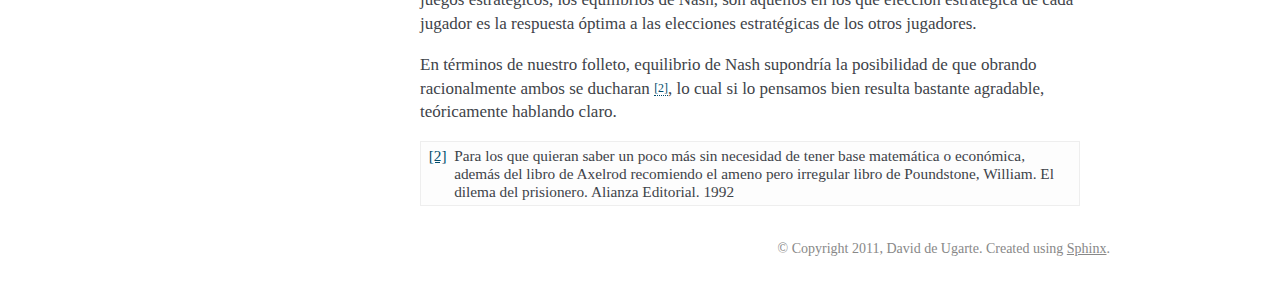
<file: V.html>
<!DOCTYPE html PUBLIC "-//W3C//DTD XHTML 1.0 Transitional//EN"
  "http://www.w3.org/TR/xhtml1/DTD/xhtml1-transitional.dtd">


<html xmlns="http://www.w3.org/1999/xhtml">
  <head>
    <meta http-equiv="Content-Type" content="text/html; charset=utf-8" />
    
    <title>Beautiful Lifes &mdash; Microeconomía del Amor</title>
    
    <link rel="stylesheet" href="_static/flasky.css" type="text/css" />
    <link rel="stylesheet" href="_static/pygments.css" type="text/css" />
    
    <script type="text/javascript">
      var DOCUMENTATION_OPTIONS = {
        URL_ROOT:    '',
        VERSION:     '1.0',
        COLLAPSE_INDEX: false,
        FILE_SUFFIX: '.html',
        HAS_SOURCE:  true
      };
    </script>
    <script type="text/javascript" src="_static/jquery.js"></script>
    <script type="text/javascript" src="_static/underscore.js"></script>
    <script type="text/javascript" src="_static/doctools.js"></script>
    <script type="text/javascript" src="http://cdn.mathjax.org/mathjax/latest/MathJax.js?config=TeX-AMS-MML_HTMLorMML"></script>
    <link rel="top" title="Microeconomía del Amor" href="index.html" />
    <link rel="next" title="Pareja y Poder" href="VI.html" />
    <link rel="prev" title="Creo que me mira..." href="IV.html" />
   
  
  <link media="only screen and (max-device-width: 480px)" href="_static/small_flask.css" type= "text/css" rel="stylesheet" />

  </head>
  <body>
  
  

    <div class="related">
      <h3>Navigation</h3>
      <ul>
        <li class="right" style="margin-right: 10px">
          <a href="genindex.html" title="General Index"
             accesskey="I">index</a></li>
        <li class="right" >
          <a href="VI.html" title="Pareja y Poder"
             accesskey="N">next</a> |</li>
        <li class="right" >
          <a href="IV.html" title="Creo que me mira..."
             accesskey="P">previous</a> |</li>
        <li><a href="index.html">Microeconomía del Amor</a> &raquo;</li> 
      </ul>
    </div>  

    <div class="document">
      <div class="documentwrapper">
        <div class="bodywrapper">
          <div class="body">
            
  <div class="section" id="beautiful-lifes">
<h1>Beautiful Lifes<a class="headerlink" href="#beautiful-lifes" title="Permalink to this headline">¶</a></h1>
<p>Finalmente imaginemos que nuestro héroe encontró a su chica ideal sorteando
los riesgos de la presentación, el cortejo y las dudas de ella. Han empezado a
salir juntos.</p>
<p>A partir de ahí comienza un nuevo juego en el que las nos serán muy útiles los
modelos de Teoría de Juegos propuestos Von Neumann y el concepto de equilibrio
que haría famoso al hoy premio Nobel, John Nash (a la derecha el cartel de la
película que le ha dedicado Hollywood y abajo fotografía de 1994 dando clase
en la Universidad de Uppsala).</p>
<div class="figure align-center">
<img alt="_images/abeautifulmind.jpg" src="_images/abeautifulmind.jpg" style="width: 300px;" />
<p class="caption">A Beautiful Mind / Copyright ©2001 Universal Studios and DreamWorks LLC.</p>
</div>
<p>El concepto de base es muy sencillo: la vida en pareja es un juego iterativo,
es decir un conjunto de decisiones cuyos resultados afectan a ambos jugadores
en función de las opciones que escoja cada uno... dos jugadores que seguirán
jugando una partida tras otra durante un tiempo de entrada indefinido.</p>
<div class="figure align-center">
<img alt="_images/nash.jpg" src="_images/nash.jpg" style="width: 300px;" />
<p class="caption">John Forbes Nash, Jr. / Creative Commons <a class="reference external" href="http://creativecommons.org/licenses/by-sa/3.0/deed.en">BY SA</a></p>
</div>
<p>Lo cual nos introduce un nuevo concepto: estrategia. Porque no jugaríamos
igual si sólo fueramos a jugar una vez que si pensaramos seguir jugando toda
la vida, ¿verdad?.  De hecho esto puede ser lo que lleve a muchos a preferir
las relaciones estables a las esporádicas, que se juega de otro modo... y se
obtiene más para ambos. Seguramente de eso es de lo que estábamos hablando
cuando aplicábamos el modelo de Akerlof.</p>
<p>Pero vayamos a los ejemplos. Imaginemos una pareja sometida al duro dilema de
ducharse o no antes de quedar. Es viernes y han quedado en casa de ella. Los
viernes para más INRI tocan sábanas limpias. Esta claro que ducharse les da
pereza a los dos.  Pero a nadie le agrada compartir la cama con alguien que no
se duchó.Reproduzcamos los efectos de sus decisiones usando de nuevo un índice
de Utilidad.</p>
<div class="admonition note">
<p class="first admonition-title">Note</p>
<table border="1" class="docutils">
<colgroup>
<col width="32%" />
<col width="32%" />
<col width="35%" />
</colgroup>
<thead valign="bottom">
<tr class="row-odd"><th class="head">.</th>
<th class="head">Me ducho</th>
<th class="head">No me ducho</th>
</tr>
</thead>
<tbody valign="top">
<tr class="row-even"><td>Me ducho</td>
<td>5,5</td>
<td>-3,8</td>
</tr>
<tr class="row-odd"><td>No me ducho</td>
<td>8,-3</td>
<td>0,0</td>
</tr>
</tbody>
</table>
<p class="last">Hemos representado al chico en las columnas y a la chica en las filas, de
modo que los pares de valores (chica, chico) de cada casilla representan
la satisfacción obtenida por cada uno en función de lo él mismo y el otro
elijan (y que sólo sabrán al quitarse la ropa)</p>
</div>
<p>¿Y bien? Pues en un caso como este es dónde claramente se ve la ventaja de
tener una relación iterativa (es decir con esperanzas de seguir quedando
indefinidamente), se trata del tipo de juego conocido como dilema del
prisionero.</p>
<p>Está claro que el mejor resultado para ambos (el mejor resultado social) es
ducharse (5,5), pero si analizamos desde el punto de vista de cada cual, lo
mejor que puede hacer es no ducharse, ya que independientemente de lo que haga
el otro, lo mejor que pueden hacer es no ducharse.</p>
<p>El equilibrio dominante será por tanto el que se produce cuando ninguno de los
dos se ducha (y salen perdiendo ambos) y esto es lo que la teoría de juegos
nos dice que harán si sólo juegan una vez.</p>
<div class="figure align-center">
<img alt="_images/axelrod.jpg" src="_images/axelrod.jpg" style="width: 300px;" />
<p class="caption">Robert M. Axelrod</p>
</div>
<p>¿Pero y si juegan indefinidamente? Aquí es donde caben las estrategias. Robert
Axelrod <a class="footnote-reference" href="#ax" id="id1">[1]</a> (en la fotografía) experimentó juegos iterativos de este tipo
con personas y recogió información sobre casos similares en la Naturaleza y
otras ciencias y para llegar finalmente a simular por ordenador una
confrontación de estrategias. La conclusión a la que llegó era que si el juego
se jugaba sin saber cuantas partidas más quedaban, la mejor forma de obtener
buenos resultados era mostrar mediante las “respuestas” en la siguiente jugada
tanto nuestra disposición a cooperar si el otro también lo hacía como a no
cooperar si el otro no lo hacía....</p>
<p>...Pero, y aquí está lo más llamativo, si lo pensamos bien y se sabe a ciencia
cierta que sólo se iba a jugar un número limitado de veces, los jugadores
están incentivados a traicionar en la última jugada y sacar así un extra a
cuenta del otro. Como esto es sabido por ambos y por tanto podemos pensar que
el otro me traicionará en el último movimiento ¿por qué no adelantarse? Y así
hasta el primer movimiento. Sólo el carácter indefinido del juego supone un
verdadero incentivo a la cooperación, lo que si reflexionamos un poco, nos
puede llevar a explicar el éxito de instituciones tan asentadas en la
cooperación como la pareja estable, la monogamia o ducharse antes de quedar.</p>
<table class="docutils footnote" frame="void" id="ax" rules="none">
<colgroup><col class="label" /><col /></colgroup>
<tbody valign="top">
<tr><td class="label"><a class="fn-backref" href="#id1">[1]</a></td><td>Axelrod, R. La evolución de la Cooperación. Alianza Editorial</td></tr>
</tbody>
</table>
<p>Pero ¿cúal fue la contribución genial de Nash? Simplemente, y no es poco,
cambió nuestra forma de entender la estrategia y desatascó la Teoría de Juegos
tras el impulso inicial de Von Neumann y Morgenstern.</p>
<p>Su tesis, de a penas tres folios, describía un nuevo tipo de equilibrios que
sólo tenían sentido en juegos estratégicos, los equilibrios de Nash, son
aquellos en los que elección estratégica de cada jugador es la respuesta
óptima a las elecciones estratégicas de los otros jugadores.</p>
<p>En términos de nuestro folleto, equilibrio de Nash supondría la posibilidad de
que obrando racionalmente ambos se ducharan <a class="footnote-reference" href="#ducha" id="id2">[2]</a>, lo cual si lo pensamos
bien resulta bastante agradable, teóricamente hablando claro.</p>
<table class="docutils footnote" frame="void" id="ducha" rules="none">
<colgroup><col class="label" /><col /></colgroup>
<tbody valign="top">
<tr><td class="label"><a class="fn-backref" href="#id2">[2]</a></td><td>Para los que quieran saber un poco más sin necesidad de tener base
matemática o económica, además del libro de Axelrod recomiendo el
ameno pero irregular libro de Poundstone, William. El dilema del
prisionero. Alianza Editorial. 1992</td></tr>
</tbody>
</table>
</div>


          </div>
        </div>
      </div>
      <div class="sphinxsidebar">
        <div class="sphinxsidebarwrapper"><h3>Related Topics</h3>
<ul>
  <li><a href="index.html">Documentation overview</a><ul>
      <li>Previous: <a href="IV.html" title="previous chapter">Creo que me mira...</a></li>
      <li>Next: <a href="VI.html" title="next chapter">Pareja y Poder</a></li>
  </ul></li>
</ul>
  <h3>This Page</h3>
  <ul class="this-page-menu">
    <li><a href="_sources/V.txt"
           rel="nofollow">Show Source</a></li>
  </ul>
<div id="searchbox" style="display: none">
  <h3>Quick search</h3>
    <form class="search" action="search.html" method="get">
      <input type="text" name="q" />
      <input type="submit" value="Go" />
      <input type="hidden" name="check_keywords" value="yes" />
      <input type="hidden" name="area" value="default" />
    </form>
    <p class="searchtip" style="font-size: 90%">
    Enter search terms or a module, class or function name.
    </p>
</div>
<script type="text/javascript">$('#searchbox').show(0);</script>
        </div>
      </div>
      <div class="clearer"></div>
    </div>
  <div class="footer">
    &copy; Copyright 2011, David de Ugarte.
    Created using <a href="http://sphinx.pocoo.org/">Sphinx</a>.
  </div>
  
  </body>
</html>
</file>
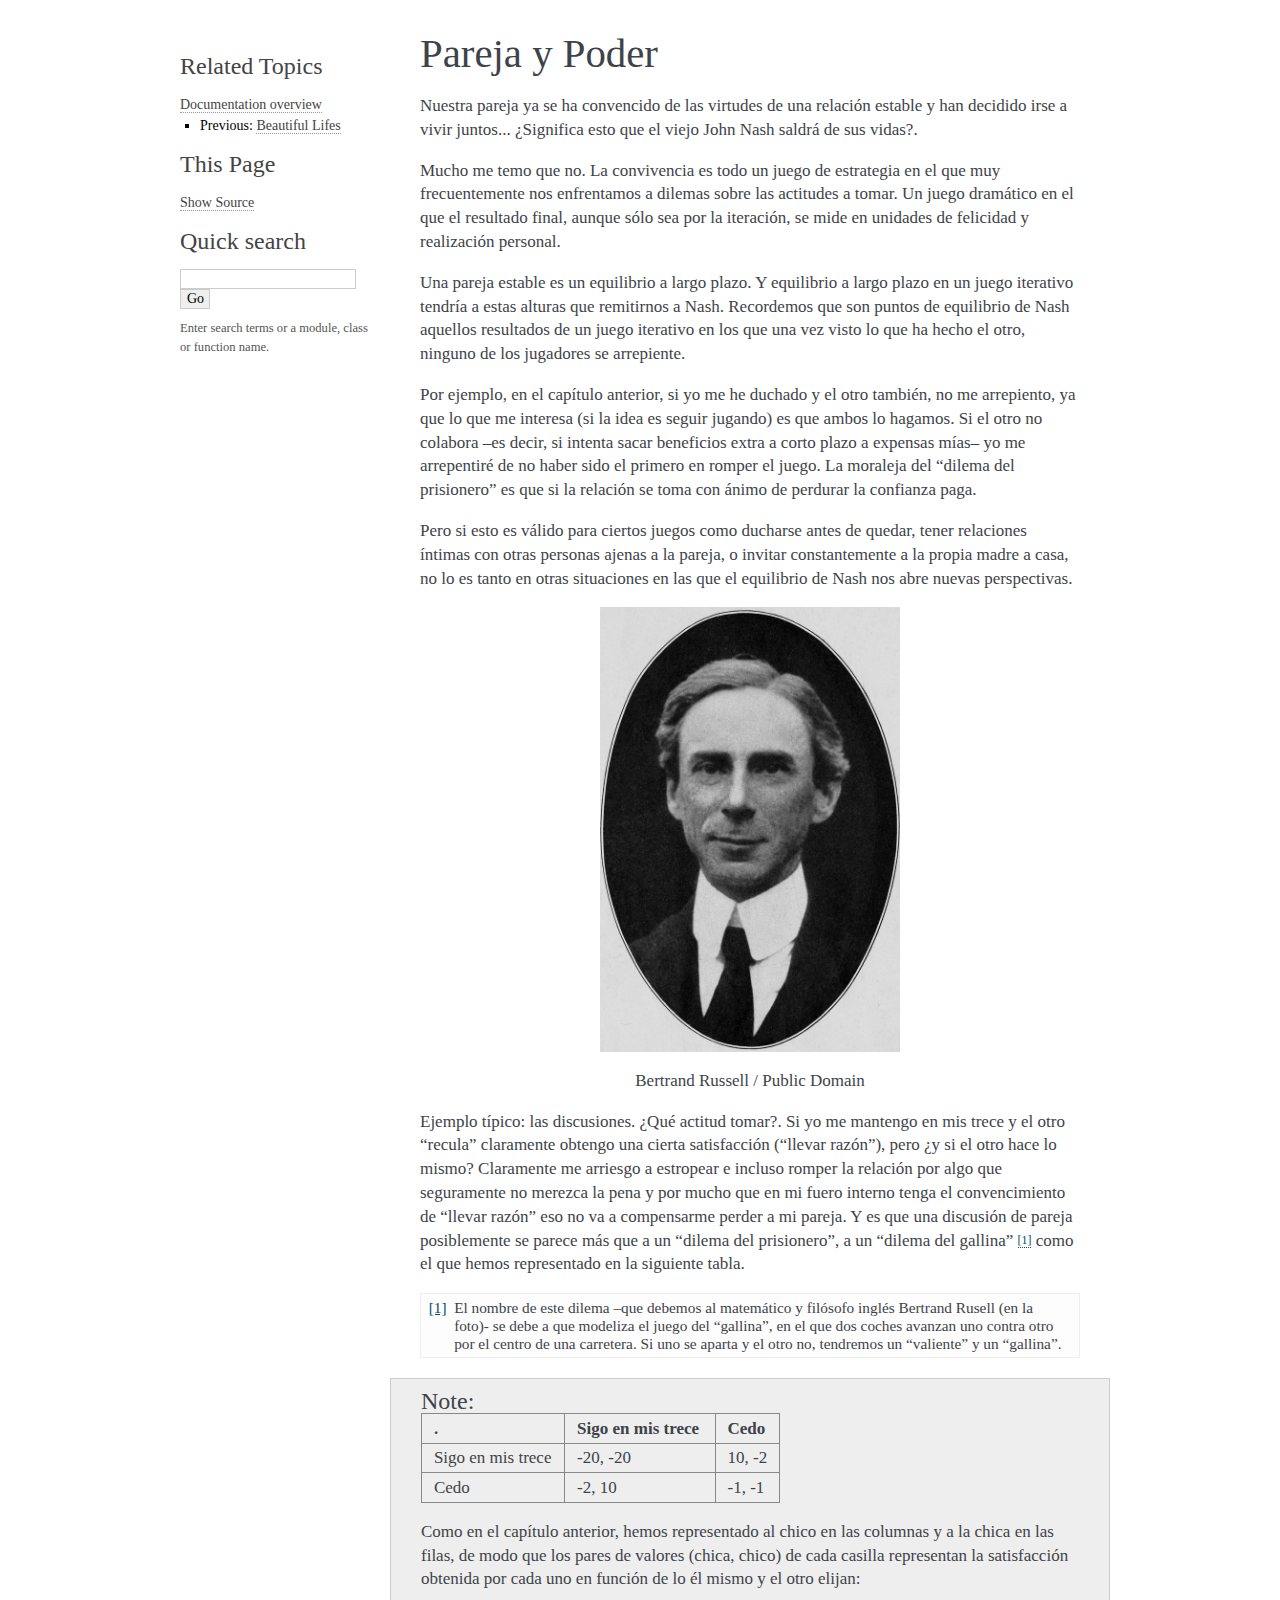
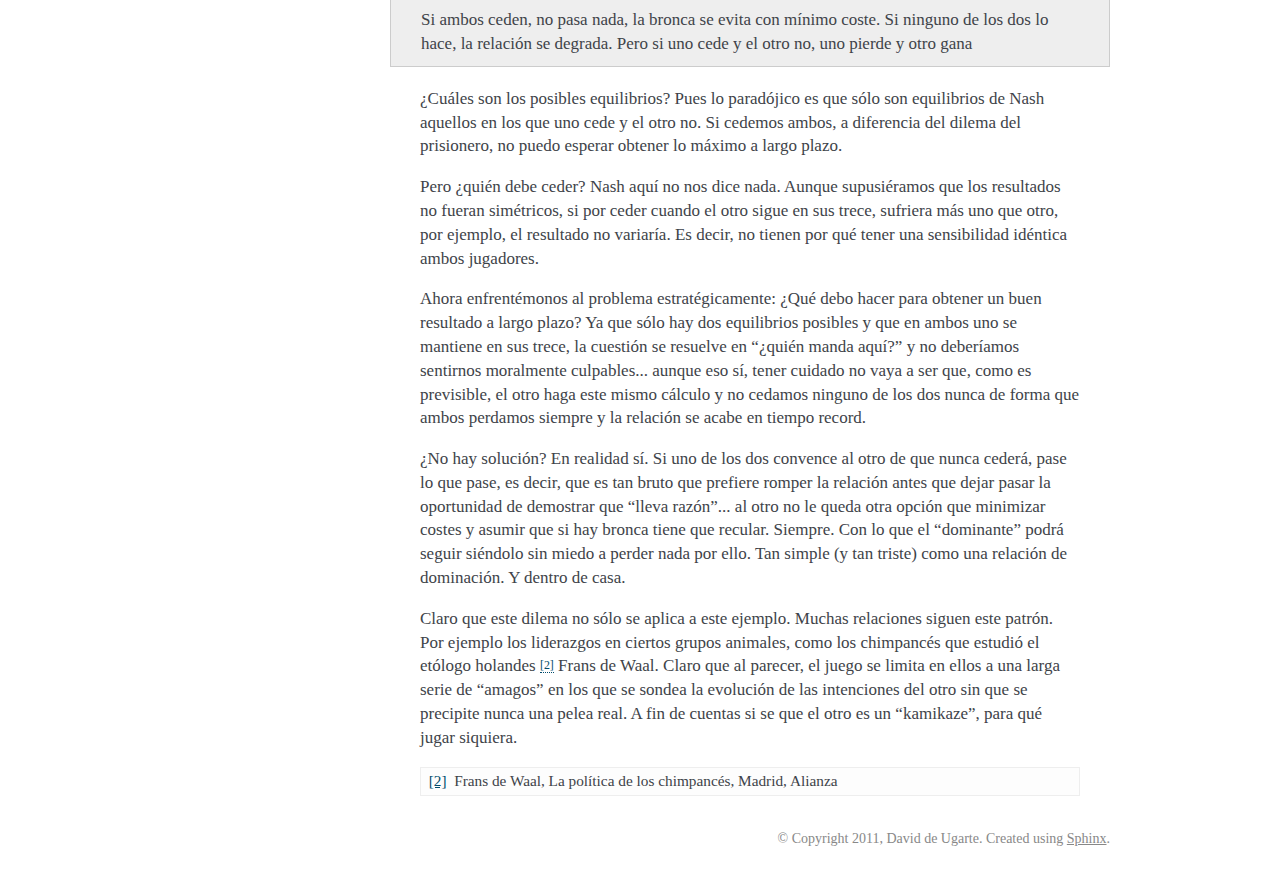
<file: VI.html>
<!DOCTYPE html PUBLIC "-//W3C//DTD XHTML 1.0 Transitional//EN"
  "http://www.w3.org/TR/xhtml1/DTD/xhtml1-transitional.dtd">


<html xmlns="http://www.w3.org/1999/xhtml">
  <head>
    <meta http-equiv="Content-Type" content="text/html; charset=utf-8" />
    
    <title>Pareja y Poder &mdash; Microeconomía del Amor</title>
    
    <link rel="stylesheet" href="_static/flasky.css" type="text/css" />
    <link rel="stylesheet" href="_static/pygments.css" type="text/css" />
    
    <script type="text/javascript">
      var DOCUMENTATION_OPTIONS = {
        URL_ROOT:    '',
        VERSION:     '1.0',
        COLLAPSE_INDEX: false,
        FILE_SUFFIX: '.html',
        HAS_SOURCE:  true
      };
    </script>
    <script type="text/javascript" src="_static/jquery.js"></script>
    <script type="text/javascript" src="_static/underscore.js"></script>
    <script type="text/javascript" src="_static/doctools.js"></script>
    <script type="text/javascript" src="http://cdn.mathjax.org/mathjax/latest/MathJax.js?config=TeX-AMS-MML_HTMLorMML"></script>
    <link rel="top" title="Microeconomía del Amor" href="index.html" />
    <link rel="prev" title="Beautiful Lifes" href="V.html" />
   
  
  <link media="only screen and (max-device-width: 480px)" href="_static/small_flask.css" type= "text/css" rel="stylesheet" />

  </head>
  <body>
  
  

    <div class="related">
      <h3>Navigation</h3>
      <ul>
        <li class="right" style="margin-right: 10px">
          <a href="genindex.html" title="General Index"
             accesskey="I">index</a></li>
        <li class="right" >
          <a href="V.html" title="Beautiful Lifes"
             accesskey="P">previous</a> |</li>
        <li><a href="index.html">Microeconomía del Amor</a> &raquo;</li> 
      </ul>
    </div>  

    <div class="document">
      <div class="documentwrapper">
        <div class="bodywrapper">
          <div class="body">
            
  <div class="section" id="pareja-y-poder">
<h1>Pareja y Poder<a class="headerlink" href="#pareja-y-poder" title="Permalink to this headline">¶</a></h1>
<p>Nuestra pareja ya se ha convencido de las virtudes de una relación estable y
han decidido irse a vivir juntos... ¿Significa esto que el viejo John Nash
saldrá de sus vidas?.</p>
<p>Mucho me temo que no. La convivencia es todo un juego de estrategia en el que
muy frecuentemente nos enfrentamos a dilemas sobre las actitudes a tomar. Un
juego dramático en el que el resultado final, aunque sólo sea por la
iteración, se mide en unidades de felicidad y realización personal.</p>
<p>Una pareja estable es un equilibrio a largo plazo. Y equilibrio a largo plazo
en un juego iterativo tendría a estas alturas que remitirnos a Nash.
Recordemos que son puntos de equilibrio de Nash aquellos resultados de un
juego iterativo en los que una vez visto lo que ha hecho el otro, ninguno de
los jugadores se arrepiente.</p>
<p>Por ejemplo, en el capítulo anterior, si yo me he duchado y el otro también,
no me arrepiento, ya que lo que me interesa (si la idea es seguir jugando) es
que ambos lo hagamos. Si el otro no colabora &#8211;es decir, si intenta sacar
beneficios extra a corto plazo a expensas mías&#8211; yo me arrepentiré de no haber
sido el primero en romper el juego. La moraleja del &#8220;dilema del prisionero&#8221; es
que si la relación se toma con ánimo de perdurar la confianza paga.</p>
<p>Pero si esto es válido para ciertos juegos como ducharse antes de quedar,
tener relaciones íntimas con otras personas ajenas a la pareja, o invitar
constantemente a la propia madre a casa, no lo es tanto en otras situaciones
en las que el equilibrio de Nash nos abre nuevas perspectivas.</p>
<div class="figure align-center">
<img alt="_images/brussell.jpg" src="_images/brussell.jpg" style="width: 300px;" />
<p class="caption">Bertrand Russell / Public Domain</p>
</div>
<p>Ejemplo típico: las discusiones. ¿Qué actitud tomar?. Si yo me mantengo en mis
trece y el otro &#8220;recula&#8221; claramente obtengo una cierta satisfacción (&#8220;llevar
razón&#8221;), pero ¿y si el otro hace lo mismo? Claramente me arriesgo a estropear
e incluso romper la relación por algo que seguramente no merezca la pena y por
mucho que en mi fuero interno tenga el convencimiento de &#8220;llevar razón&#8221; eso no
va a compensarme perder a mi pareja. Y es que una discusión de pareja
posiblemente se parece más que a un “dilema del prisionero”, a un &#8220;dilema del
gallina&#8221; <a class="footnote-reference" href="#gallina" id="id1">[1]</a> como el que hemos representado en la siguiente tabla.</p>
<table class="docutils footnote" frame="void" id="gallina" rules="none">
<colgroup><col class="label" /><col /></colgroup>
<tbody valign="top">
<tr><td class="label"><a class="fn-backref" href="#id1">[1]</a></td><td>El nombre de este dilema &#8211;que debemos al matemático y filósofo
inglés Bertrand Rusell (en la foto)- se debe a que modeliza el
juego del &#8220;gallina&#8221;, en el que dos coches avanzan uno contra
otro por el centro de una carretera. Si uno se aparta y el otro
no, tendremos un &#8220;valiente&#8221; y un &#8220;gallina&#8221;.</td></tr>
</tbody>
</table>
<div class="admonition note">
<p class="first admonition-title">Note</p>
<table border="1" class="docutils">
<colgroup>
<col width="40%" />
<col width="42%" />
<col width="18%" />
</colgroup>
<thead valign="bottom">
<tr class="row-odd"><th class="head">.</th>
<th class="head">Sigo en mis trece</th>
<th class="head">Cedo</th>
</tr>
</thead>
<tbody valign="top">
<tr class="row-even"><td>Sigo en mis trece</td>
<td>-20, -20</td>
<td>10, -2</td>
</tr>
<tr class="row-odd"><td>Cedo</td>
<td>-2, 10</td>
<td>-1, -1</td>
</tr>
</tbody>
</table>
<p>Como en el capítulo anterior, hemos representado al chico en las columnas
y a la chica en las filas, de modo que los pares de valores (chica, chico)
de cada casilla representan la satisfacción obtenida por cada uno en
función de lo él mismo y el otro elijan:</p>
<p class="last">Si ambos ceden, no pasa nada, la bronca se evita con mínimo coste. Si
ninguno de los dos lo hace, la relación se degrada. Pero si uno cede y el
otro no, uno pierde y otro gana</p>
</div>
<p>¿Cuáles son los posibles equilibrios? Pues lo paradójico es que sólo son equilibrios de
Nash aquellos en los que uno cede y el otro no. Si cedemos ambos, a diferencia del
dilema del prisionero, no puedo esperar obtener lo máximo a largo plazo.</p>
<p>Pero ¿quién debe ceder? Nash aquí no nos dice nada. Aunque supusiéramos que los
resultados no fueran simétricos, si por ceder cuando el otro sigue en sus trece, sufriera
más uno que otro, por ejemplo, el resultado no variaría. Es decir, no tienen por qué tener
una sensibilidad idéntica ambos jugadores.</p>
<p>Ahora enfrentémonos al problema estratégicamente: ¿Qué debo hacer para obtener
un buen resultado a largo plazo? Ya que sólo hay dos equilibrios posibles y
que en ambos uno se mantiene en sus trece, la cuestión se resuelve en &#8220;¿quién
manda aquí?&#8221; y no deberíamos sentirnos moralmente culpables... aunque eso sí,
tener cuidado no vaya a ser que, como es previsible, el otro haga este mismo
cálculo y no cedamos ninguno de los dos nunca de forma que ambos perdamos
siempre y la relación se acabe en tiempo record.</p>
<p>¿No hay solución? En realidad sí. Si uno de los dos convence al otro de que
nunca cederá, pase lo que pase, es decir, que es tan bruto que prefiere romper
la relación antes que dejar pasar la oportunidad de demostrar que “lleva
razón”... al otro no le queda otra opción que minimizar costes y asumir que si
hay bronca tiene que recular. Siempre. Con lo que el &#8220;dominante&#8221; podrá seguir
siéndolo sin miedo a perder nada por ello.  Tan simple (y tan triste) como una
relación de dominación. Y dentro de casa.</p>
<p>Claro que este dilema no sólo se aplica a este ejemplo. Muchas relaciones
siguen este patrón. Por ejemplo los liderazgos en ciertos grupos animales,
como los chimpancés que estudió el etólogo holandes <a class="footnote-reference" href="#waal" id="id2">[2]</a> Frans de Waal.
Claro que al parecer, el juego se limita en ellos a una larga serie de
&#8220;amagos&#8221; en los que se sondea la evolución de las intenciones del otro sin que
se precipite nunca una pelea real. A fin de cuentas si se que el otro es un
&#8220;kamikaze&#8221;, para qué jugar siquiera.</p>
<table class="docutils footnote" frame="void" id="waal" rules="none">
<colgroup><col class="label" /><col /></colgroup>
<tbody valign="top">
<tr><td class="label"><a class="fn-backref" href="#id2">[2]</a></td><td>Frans de Waal, La política de los chimpancés, Madrid, Alianza</td></tr>
</tbody>
</table>
</div>


          </div>
        </div>
      </div>
      <div class="sphinxsidebar">
        <div class="sphinxsidebarwrapper"><h3>Related Topics</h3>
<ul>
  <li><a href="index.html">Documentation overview</a><ul>
      <li>Previous: <a href="V.html" title="previous chapter">Beautiful Lifes</a></li>
  </ul></li>
</ul>
  <h3>This Page</h3>
  <ul class="this-page-menu">
    <li><a href="_sources/VI.txt"
           rel="nofollow">Show Source</a></li>
  </ul>
<div id="searchbox" style="display: none">
  <h3>Quick search</h3>
    <form class="search" action="search.html" method="get">
      <input type="text" name="q" />
      <input type="submit" value="Go" />
      <input type="hidden" name="check_keywords" value="yes" />
      <input type="hidden" name="area" value="default" />
    </form>
    <p class="searchtip" style="font-size: 90%">
    Enter search terms or a module, class or function name.
    </p>
</div>
<script type="text/javascript">$('#searchbox').show(0);</script>
        </div>
      </div>
      <div class="clearer"></div>
    </div>
  <div class="footer">
    &copy; Copyright 2011, David de Ugarte.
    Created using <a href="http://sphinx.pocoo.org/">Sphinx</a>.
  </div>
  
  </body>
</html>
</file>
<file: _static/flasky.css>
/*
 * flasky.css_t
 * ~~~~~~~~~~~~
 *
 * :copyright: Copyright 2010 by Armin Ronacher.
 * :license: Flask Design License, see LICENSE for details.
 */



 
@import url("basic.css");
 
/* -- page layout ----------------------------------------------------------- */
 
body {
    font-family: 'Georgia', serif;
    font-size: 17px;
    background-color: white;
    color: #000;
    margin: 0;
    padding: 0;
}

div.document {
    width: 940px;
    margin: 30px auto 0 auto;
}

div.documentwrapper {
    float: left;
    width: 100%;
}

div.bodywrapper {
    margin: 0 0 0 220px;
}

div.sphinxsidebar {
    width: 220px;
}

hr {
    border: 1px solid #B1B4B6;
}
 
div.body {
    background-color: #ffffff;
    color: #3E4349;
    padding: 0 30px 0 30px;
}

img.floatingflask {
    padding: 0 0 10px 10px;
    float: right;
}
 
div.footer {
    width: 940px;
    margin: 20px auto 30px auto;
    font-size: 14px;
    color: #888;
    text-align: right;
}

div.footer a {
    color: #888;
}

div.related {
    display: none;
}
 
div.sphinxsidebar a {
    color: #444;
    text-decoration: none;
    border-bottom: 1px dotted #999;
}

div.sphinxsidebar a:hover {
    border-bottom: 1px solid #999;
}
 
div.sphinxsidebar {
    font-size: 14px;
    line-height: 1.5;
}

div.sphinxsidebarwrapper {
    padding: 18px 10px;
}

div.sphinxsidebarwrapper p.logo {
    padding: 0 0 20px 0;
    margin: 0;
    text-align: center;
}
 
div.sphinxsidebar h3,
div.sphinxsidebar h4 {
    font-family: 'Garamond', 'Georgia', serif;
    color: #444;
    font-size: 24px;
    font-weight: normal;
    margin: 0 0 5px 0;
    padding: 0;
}

div.sphinxsidebar h4 {
    font-size: 20px;
}
 
div.sphinxsidebar h3 a {
    color: #444;
}

div.sphinxsidebar p.logo a,
div.sphinxsidebar h3 a,
div.sphinxsidebar p.logo a:hover,
div.sphinxsidebar h3 a:hover {
    border: none;
}
 
div.sphinxsidebar p {
    color: #555;
    margin: 10px 0;
}

div.sphinxsidebar ul {
    margin: 10px 0;
    padding: 0;
    color: #000;
}
 
div.sphinxsidebar input {
    border: 1px solid #ccc;
    font-family: 'Georgia', serif;
    font-size: 1em;
}
 
/* -- body styles ----------------------------------------------------------- */
 
a {
    color: #004B6B;
    text-decoration: underline;
}
 
a:hover {
    color: #6D4100;
    text-decoration: underline;
}
 
div.body h1,
div.body h2,
div.body h3,
div.body h4,
div.body h5,
div.body h6 {
    font-family: 'Garamond', 'Georgia', serif;
    font-weight: normal;
    margin: 30px 0px 10px 0px;
    padding: 0;
}


div.indexwrapper h1 {
    text-indent: -999999px;
    background: url(logo.png) no-repeat center center;
    height: 500px;
}

 
div.body h1 { margin-top: 0; padding-top: 0; font-size: 240%; }
div.body h2 { font-size: 180%; }
div.body h3 { font-size: 150%; }
div.body h4 { font-size: 130%; }
div.body h5 { font-size: 100%; }
div.body h6 { font-size: 100%; }
 
a.headerlink {
    color: #ddd;
    padding: 0 4px;
    text-decoration: none;
}
 
a.headerlink:hover {
    color: #444;
    background: #eaeaea;
}
 
div.body p, div.body dd, div.body li {
    line-height: 1.4em;
}

div.admonition {
    background: #fafafa;
    margin: 20px -30px;
    padding: 10px 30px;
    border-top: 1px solid #ccc;
    border-bottom: 1px solid #ccc;
}

div.admonition tt.xref, div.admonition a tt {
    border-bottom: 1px solid #fafafa;
}

dd div.admonition {
    margin-left: -60px;
    padding-left: 60px;
}

div.admonition p.admonition-title {
    font-family: 'Garamond', 'Georgia', serif;
    font-weight: normal;
    font-size: 24px;
    margin: 0 0 10px 0;
    padding: 0;
    line-height: 1;
}

div.admonition p.last {
    margin-bottom: 0;
}

div.highlight {
    background-color: white;
}

dt:target, .highlight {
    background: #FAF3E8;
}

div.note {
    background-color: #eee;
    border: 1px solid #ccc;
}
 
div.seealso {
    background-color: #ffc;
    border: 1px solid #ff6;
}
 
div.topic {
    background-color: #eee;
}
 
p.admonition-title {
    display: inline;
}
 
p.admonition-title:after {
    content: ":";
}

pre, tt {
    font-family: 'Consolas', 'Menlo', 'Deja Vu Sans Mono', 'Bitstream Vera Sans Mono', monospace;
    font-size: 0.9em;
}

img.screenshot {
}

tt.descname, tt.descclassname {
    font-size: 0.95em;
}

tt.descname {
    padding-right: 0.08em;
}

img.screenshot {
    -moz-box-shadow: 2px 2px 4px #eee;
    -webkit-box-shadow: 2px 2px 4px #eee;
    box-shadow: 2px 2px 4px #eee;
}

table.docutils {
    border: 1px solid #888;
    -moz-box-shadow: 2px 2px 4px #eee;
    -webkit-box-shadow: 2px 2px 4px #eee;
    box-shadow: 2px 2px 4px #eee;
}

table.docutils td, table.docutils th {
    border: 1px solid #888;
    padding: 0.25em 0.7em;
}

table.field-list, table.footnote {
    border: none;
    -moz-box-shadow: none;
    -webkit-box-shadow: none;
    box-shadow: none;
}

table.footnote {
    margin: 15px 0;
    width: 100%;
    border: 1px solid #eee;
    background: #fdfdfd;
    font-size: 0.9em;
}

table.footnote + table.footnote {
    margin-top: -15px;
    border-top: none;
}

table.field-list th {
    padding: 0 0.8em 0 0;
}

table.field-list td {
    padding: 0;
}

table.footnote td.label {
    width: 0px;
    padding: 0.3em 0 0.3em 0.5em;
}

table.footnote td {
    padding: 0.3em 0.5em;
}

dl {
    margin: 0;
    padding: 0;
}

dl dd {
    margin-left: 30px;
}

blockquote {
    margin: 0 0 0 30px;
    padding: 0;
}

ul, ol {
    margin: 10px 0 10px 30px;
    padding: 0;
}
 
pre {
    background: #eee;
    padding: 7px 30px;
    margin: 15px -30px;
    line-height: 1.3em;
}

dl pre, blockquote pre, li pre {
    margin-left: -60px;
    padding-left: 60px;
}

dl dl pre {
    margin-left: -90px;
    padding-left: 90px;
}
 
tt {
    background-color: #ecf0f3;
    color: #222;
    /* padding: 1px 2px; */
}

tt.xref, a tt {
    background-color: #FBFBFB;
    border-bottom: 1px solid white;
}

a.reference {
    text-decoration: none;
    border-bottom: 1px dotted #004B6B;
}

a.reference:hover {
    border-bottom: 1px solid #6D4100;
}

a.footnote-reference {
    text-decoration: none;
    font-size: 0.7em;
    vertical-align: top;
    border-bottom: 1px dotted #004B6B;
}

a.footnote-reference:hover {
    border-bottom: 1px solid #6D4100;
}

a:hover tt {
    background: #EEE;
}
</file>
<file: _static/pygments.css>
.highlight .hll { background-color: #ffffcc }
.highlight  { background: #eeffcc; }
.highlight .c { color: #408090; font-style: italic } /* Comment */
.highlight .err { border: 1px solid #FF0000 } /* Error */
.highlight .k { color: #007020; font-weight: bold } /* Keyword */
.highlight .o { color: #666666 } /* Operator */
.highlight .cm { color: #408090; font-style: italic } /* Comment.Multiline */
.highlight .cp { color: #007020 } /* Comment.Preproc */
.highlight .c1 { color: #408090; font-style: italic } /* Comment.Single */
.highlight .cs { color: #408090; background-color: #fff0f0 } /* Comment.Special */
.highlight .gd { color: #A00000 } /* Generic.Deleted */
.highlight .ge { font-style: italic } /* Generic.Emph */
.highlight .gr { color: #FF0000 } /* Generic.Error */
.highlight .gh { color: #000080; font-weight: bold } /* Generic.Heading */
.highlight .gi { color: #00A000 } /* Generic.Inserted */
.highlight .go { color: #303030 } /* Generic.Output */
.highlight .gp { color: #c65d09; font-weight: bold } /* Generic.Prompt */
.highlight .gs { font-weight: bold } /* Generic.Strong */
.highlight .gu { color: #800080; font-weight: bold } /* Generic.Subheading */
.highlight .gt { color: #0040D0 } /* Generic.Traceback */
.highlight .kc { color: #007020; font-weight: bold } /* Keyword.Constant */
.highlight .kd { color: #007020; font-weight: bold } /* Keyword.Declaration */
.highlight .kn { color: #007020; font-weight: bold } /* Keyword.Namespace */
.highlight .kp { color: #007020 } /* Keyword.Pseudo */
.highlight .kr { color: #007020; font-weight: bold } /* Keyword.Reserved */
.highlight .kt { color: #902000 } /* Keyword.Type */
.highlight .m { color: #208050 } /* Literal.Number */
.highlight .s { color: #4070a0 } /* Literal.String */
.highlight .na { color: #4070a0 } /* Name.Attribute */
.highlight .nb { color: #007020 } /* Name.Builtin */
.highlight .nc { color: #0e84b5; font-weight: bold } /* Name.Class */
.highlight .no { color: #60add5 } /* Name.Constant */
.highlight .nd { color: #555555; font-weight: bold } /* Name.Decorator */
.highlight .ni { color: #d55537; font-weight: bold } /* Name.Entity */
.highlight .ne { color: #007020 } /* Name.Exception */
.highlight .nf { color: #06287e } /* Name.Function */
.highlight .nl { color: #002070; font-weight: bold } /* Name.Label */
.highlight .nn { color: #0e84b5; font-weight: bold } /* Name.Namespace */
.highlight .nt { color: #062873; font-weight: bold } /* Name.Tag */
.highlight .nv { color: #bb60d5 } /* Name.Variable */
.highlight .ow { color: #007020; font-weight: bold } /* Operator.Word */
.highlight .w { color: #bbbbbb } /* Text.Whitespace */
.highlight .mf { color: #208050 } /* Literal.Number.Float */
.highlight .mh { color: #208050 } /* Literal.Number.Hex */
.highlight .mi { color: #208050 } /* Literal.Number.Integer */
.highlight .mo { color: #208050 } /* Literal.Number.Oct */
.highlight .sb { color: #4070a0 } /* Literal.String.Backtick */
.highlight .sc { color: #4070a0 } /* Literal.String.Char */
.highlight .sd { color: #4070a0; font-style: italic } /* Literal.String.Doc */
.highlight .s2 { color: #4070a0 } /* Literal.String.Double */
.highlight .se { color: #4070a0; font-weight: bold } /* Literal.String.Escape */
.highlight .sh { color: #4070a0 } /* Literal.String.Heredoc */
.highlight .si { color: #70a0d0; font-style: italic } /* Literal.String.Interpol */
.highlight .sx { color: #c65d09 } /* Literal.String.Other */
.highlight .sr { color: #235388 } /* Literal.String.Regex */
.highlight .s1 { color: #4070a0 } /* Literal.String.Single */
.highlight .ss { color: #517918 } /* Literal.String.Symbol */
.highlight .bp { color: #007020 } /* Name.Builtin.Pseudo */
.highlight .vc { color: #bb60d5 } /* Name.Variable.Class */
.highlight .vg { color: #bb60d5 } /* Name.Variable.Global */
.highlight .vi { color: #bb60d5 } /* Name.Variable.Instance */
.highlight .il { color: #208050 } /* Literal.Number.Integer.Long */
</file>
<file: _static/small_flask.css>
/*
 * small_flask.css_t
 * ~~~~~~~~~~~~~~~~~
 *
 * :copyright: Copyright 2010 by Armin Ronacher.
 * :license: Flask Design License, see LICENSE for details.
 */

body {
    margin: 0;
    padding: 20px 30px;
}

div.documentwrapper {
    float: none;
    background: white;
}

div.sphinxsidebar {
    display: block;
    float: none;
    width: 102.5%;
    margin: 50px -30px -20px -30px;
    padding: 10px 20px;
    background: #333;
    color: white;
}

div.sphinxsidebar h3, div.sphinxsidebar h4, div.sphinxsidebar p,
div.sphinxsidebar h3 a {
    color: white;
}

div.sphinxsidebar a {
    color: #aaa;
}

div.sphinxsidebar p.logo {
    display: none;
}

div.document {
    width: 100%;
    margin: 0;
}

div.related {
    display: block;
    margin: 0;
    padding: 10px 0 20px 0;
}

div.related ul,
div.related ul li {
    margin: 0;
    padding: 0;
}

div.footer {
    display: none;
}

div.bodywrapper {
    margin: 0;
}

div.body {
    min-height: 0;
    padding: 0;
}
</file>
